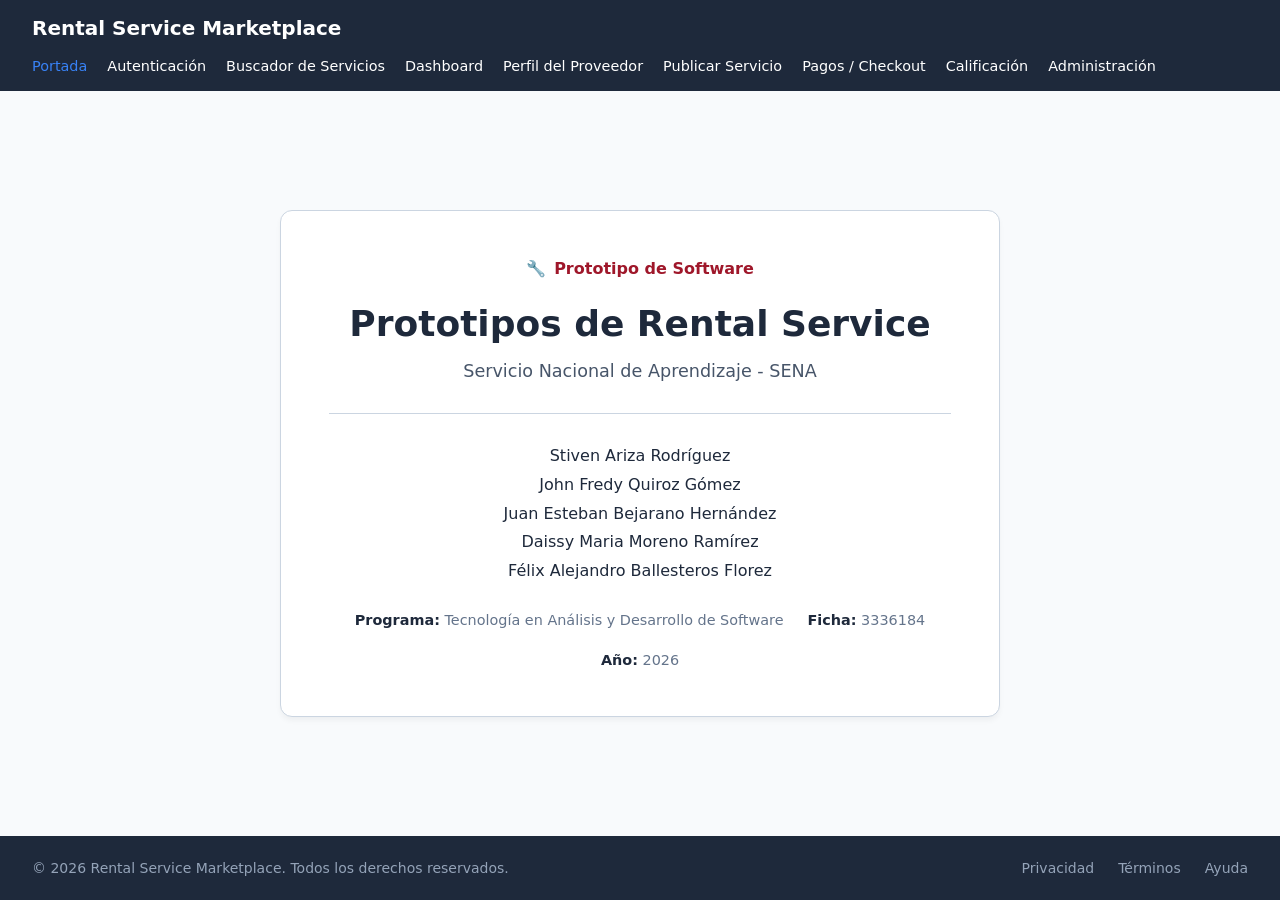
<file: index.html>
<!-- ==========================================================================
   AUTOR: Stiven Ariza Rodriguez
   FECHA: 09/06/2026
   DESCRIPCIÓN: Presentación de la autoría del prototipo de Rental Service Marketplace
   ========================================================================== -->

<!DOCTYPE html>
<html lang="es">
<head>
    <meta charset="UTF-8">
    <meta name="viewport" content="width=device-width, initial-scale=1.0">
    <title>Rental Service Marketplace - Portada</title>
    <link rel="stylesheet" href="styles.css">
</head>
<body>

    <header class="site-header">
        <h1>Rental Service Marketplace</h1>
        <nav class="main-nav" aria-label="Navegación entre pantallas del prototipo">
            <ul>
                <li><a href="index.html" class="active">Portada</a></li>
                <li><a href="login.html">Autenticación</a></li>
                <li><a href="buscador.html">Buscador de Servicios</a></li>
                <li><a href="dashboard.html">Dashboard</a></li>
                <li><a href="perfil.html">Perfil del Proveedor</a></li>
                <li><a href="publicar-servicio.html">Publicar Servicio</a></li>
                <li><a href="pagos.html">Pagos / Checkout</a></li>
                <li><a href="calificacion.html">Calificación</a></li>
                <li><a href="admin.html">Administración</a></li>
            </ul>
        </nav>
    </header>

    <main class="cover-main">
        <article class="surface-card cover-card">
            <div class="cover-badge">
                <span>🔧</span>
                <span>Prototipo de Software</span>
            </div>

            <h2>Prototipos de Rental Service</h2>
            <p class="institution">Servicio Nacional de Aprendizaje - SENA</p>

            <hr class="cover-divider">

            <ul class="authors-list">
                <li>Stiven Ariza Rodríguez</li>
                <li>John Fredy Quiroz Gómez</li>
                <li>Juan Esteban Bejarano Hernández</li>
                <li>Daissy Maria Moreno Ramírez</li>
                <li>Félix Alejandro Ballesteros Florez</li>
            </ul>

            <div class="cover-meta">
                <span><strong>Programa:</strong> Tecnología en Análisis y Desarrollo de Software</span>
                <span><strong>Ficha:</strong> 3336184</span>
                <span><strong>Año:</strong> 2026</span>
            </div>
        </article>
    </main>

    <footer class="site-footer">
        <p>&copy; 2026 Rental Service Marketplace. Todos los derechos reservados.</p>
        <div class="footer-links">
            <a href="#privacidad">Privacidad</a>
            <a href="#terminos">Términos</a>
            <a href="#ayuda">Ayuda</a>
        </div>
    </footer>

</body>
</html>
</file>
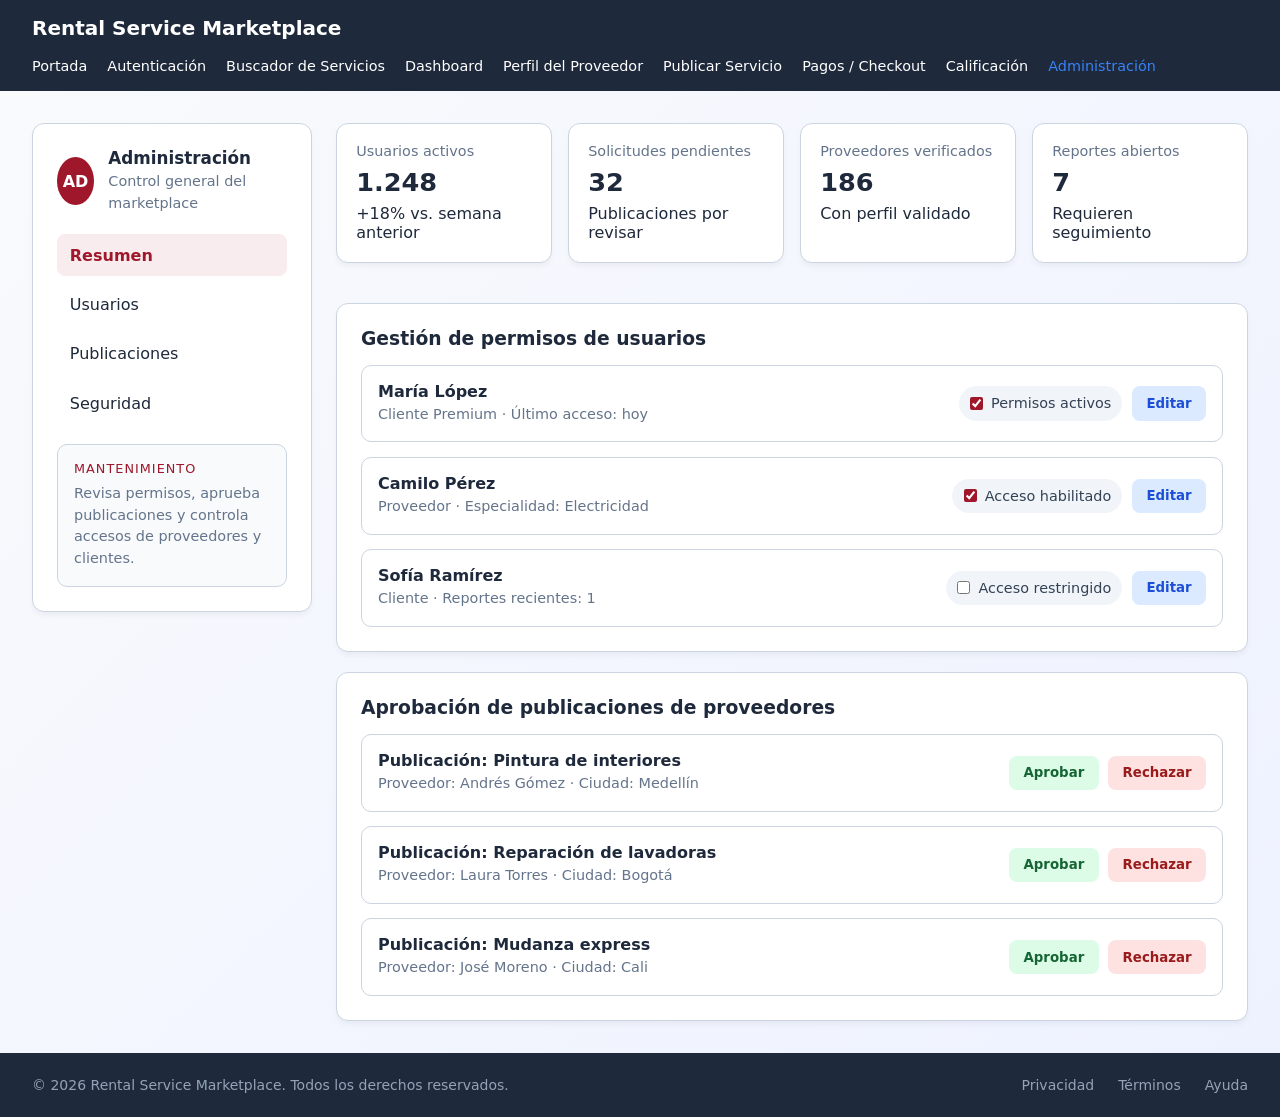
<file: admin.html>
<!-- ==========================================================================
   AUTOR: daissy moreno
   FECHA: 20/07/2026
   DESCRIPCIÓN: Panel de Administración General para gestión de usuarios y publicaciones
   ========================================================================== -->

<!DOCTYPE html>
<html lang="es">
<head>
    <meta charset="UTF-8">
    <meta name="viewport" content="width=device-width, initial-scale=1.0">
    <title>Rental Service Marketplace - Admin Dashboard</title>
    <link rel="stylesheet" href="styles.css">
</head>
<body>

    <header class="site-header">
        <h1>Rental Service Marketplace</h1>
        <nav class="main-nav" aria-label="Navegación entre pantallas del prototipo">
            <ul>
                <li><a href="index.html">Portada</a></li>
                <li><a href="login.html">Autenticación</a></li>
                <li><a href="buscador.html">Buscador de Servicios</a></li>
                <li><a href="dashboard.html">Dashboard</a></li>
                <li><a href="perfil.html">Perfil del Proveedor</a></li>
                <li><a href="publicar-servicio.html">Publicar Servicio</a></li>
                <li><a href="pagos.html">Pagos / Checkout</a></li>
                <li><a href="calificacion.html">Calificación</a></li>
                <li><a href="admin.html" class="active">Administración</a></li>
            </ul>
        </nav>
    </header>

    <main class="admin-page">
        <section class="admin-shell">
            <aside class="surface-card admin-sidebar" aria-label="Panel lateral administrativo">
                <div class="sidebar-brand">
                    <div class="sidebar-logo">AD</div>
                    <div>
                        <h2>Administración</h2>
                        <p>Control general del marketplace</p>
                    </div>
                </div>

                <nav class="admin-nav">
                    <a href="#" class="active">Resumen</a>
                    <a href="#usuarios">Usuarios</a>
                    <a href="#publicaciones">Publicaciones</a>
                    <a href="#seguridad">Seguridad</a>
                </nav>

                <div class="admin-card">
                    <div class="label">Mantenimiento</div>
                    <p>Revisa permisos, aprueba publicaciones y controla accesos de proveedores y clientes.</p>
                </div>
            </aside>

            <section class="admin-content">
                <div class="admin-stats">
                    <article class="surface-card admin-stat">
                        <div class="summary-label">Usuarios activos</div>
                        <h3>1.248</h3>
                        <p>+18% vs. semana anterior</p>
                    </article>
                    <article class="surface-card admin-stat">
                        <div class="summary-label">Solicitudes pendientes</div>
                        <h3>32</h3>
                        <p>Publicaciones por revisar</p>
                    </article>
                    <article class="surface-card admin-stat">
                        <div class="summary-label">Proveedores verificados</div>
                        <h3>186</h3>
                        <p>Con perfil validado</p>
                    </article>
                    <article class="surface-card admin-stat">
                        <div class="summary-label">Reportes abiertos</div>
                        <h3>7</h3>
                        <p>Requieren seguimiento</p>
                    </article>
                </div>

                <article class="surface-card admin-section" id="usuarios">
                    <h3>Gestión de permisos de usuarios</h3>
                    <div class="admin-list">
                        <div class="admin-list-item">
                            <div>
                                <strong>María López</strong>
                                <p>Cliente Premium · Último acceso: hoy</p>
                            </div>
                            <div class="admin-actions">
                                <label class="admin-toggle"><input type="checkbox" checked> Permisos activos</label>
                                <button class="admin-btn manage">Editar</button>
                            </div>
                        </div>

                        <div class="admin-list-item">
                            <div>
                                <strong>Camilo Pérez</strong>
                                <p>Proveedor · Especialidad: Electricidad</p>
                            </div>
                            <div class="admin-actions">
                                <label class="admin-toggle"><input type="checkbox" checked> Acceso habilitado</label>
                                <button class="admin-btn manage">Editar</button>
                            </div>
                        </div>

                        <div class="admin-list-item">
                            <div>
                                <strong>Sofía Ramírez</strong>
                                <p>Cliente · Reportes recientes: 1</p>
                            </div>
                            <div class="admin-actions">
                                <label class="admin-toggle"><input type="checkbox"> Acceso restringido</label>
                                <button class="admin-btn manage">Editar</button>
                            </div>
                        </div>
                    </div>
                </article>

                <article class="surface-card admin-section" id="publicaciones">
                    <h3>Aprobación de publicaciones de proveedores</h3>
                    <div class="admin-list">
                        <div class="admin-list-item">
                            <div>
                                <strong>Publicación: Pintura de interiores</strong>
                                <p>Proveedor: Andrés Gómez · Ciudad: Medellín</p>
                            </div>
                            <div class="admin-actions">
                                <button class="admin-btn approve">Aprobar</button>
                                <button class="admin-btn reject">Rechazar</button>
                            </div>
                        </div>

                        <div class="admin-list-item">
                            <div>
                                <strong>Publicación: Reparación de lavadoras</strong>
                                <p>Proveedor: Laura Torres · Ciudad: Bogotá</p>
                            </div>
                            <div class="admin-actions">
                                <button class="admin-btn approve">Aprobar</button>
                                <button class="admin-btn reject">Rechazar</button>
                            </div>
                        </div>

                        <div class="admin-list-item">
                            <div>
                                <strong>Publicación: Mudanza express</strong>
                                <p>Proveedor: José Moreno · Ciudad: Cali</p>
                            </div>
                            <div class="admin-actions">
                                <button class="admin-btn approve">Aprobar</button>
                                <button class="admin-btn reject">Rechazar</button>
                            </div>
                        </div>
                    </div>
                </article>
            </section>
        </section>
    </main>

    <footer class="site-footer">
        <p>&copy; 2026 Rental Service Marketplace. Todos los derechos reservados.</p>
        <div class="footer-links">
            <a href="#privacidad">Privacidad</a>
            <a href="#terminos">Términos</a>
            <a href="#ayuda">Ayuda</a>
        </div>
    </footer>

</body>
</html>
</file>
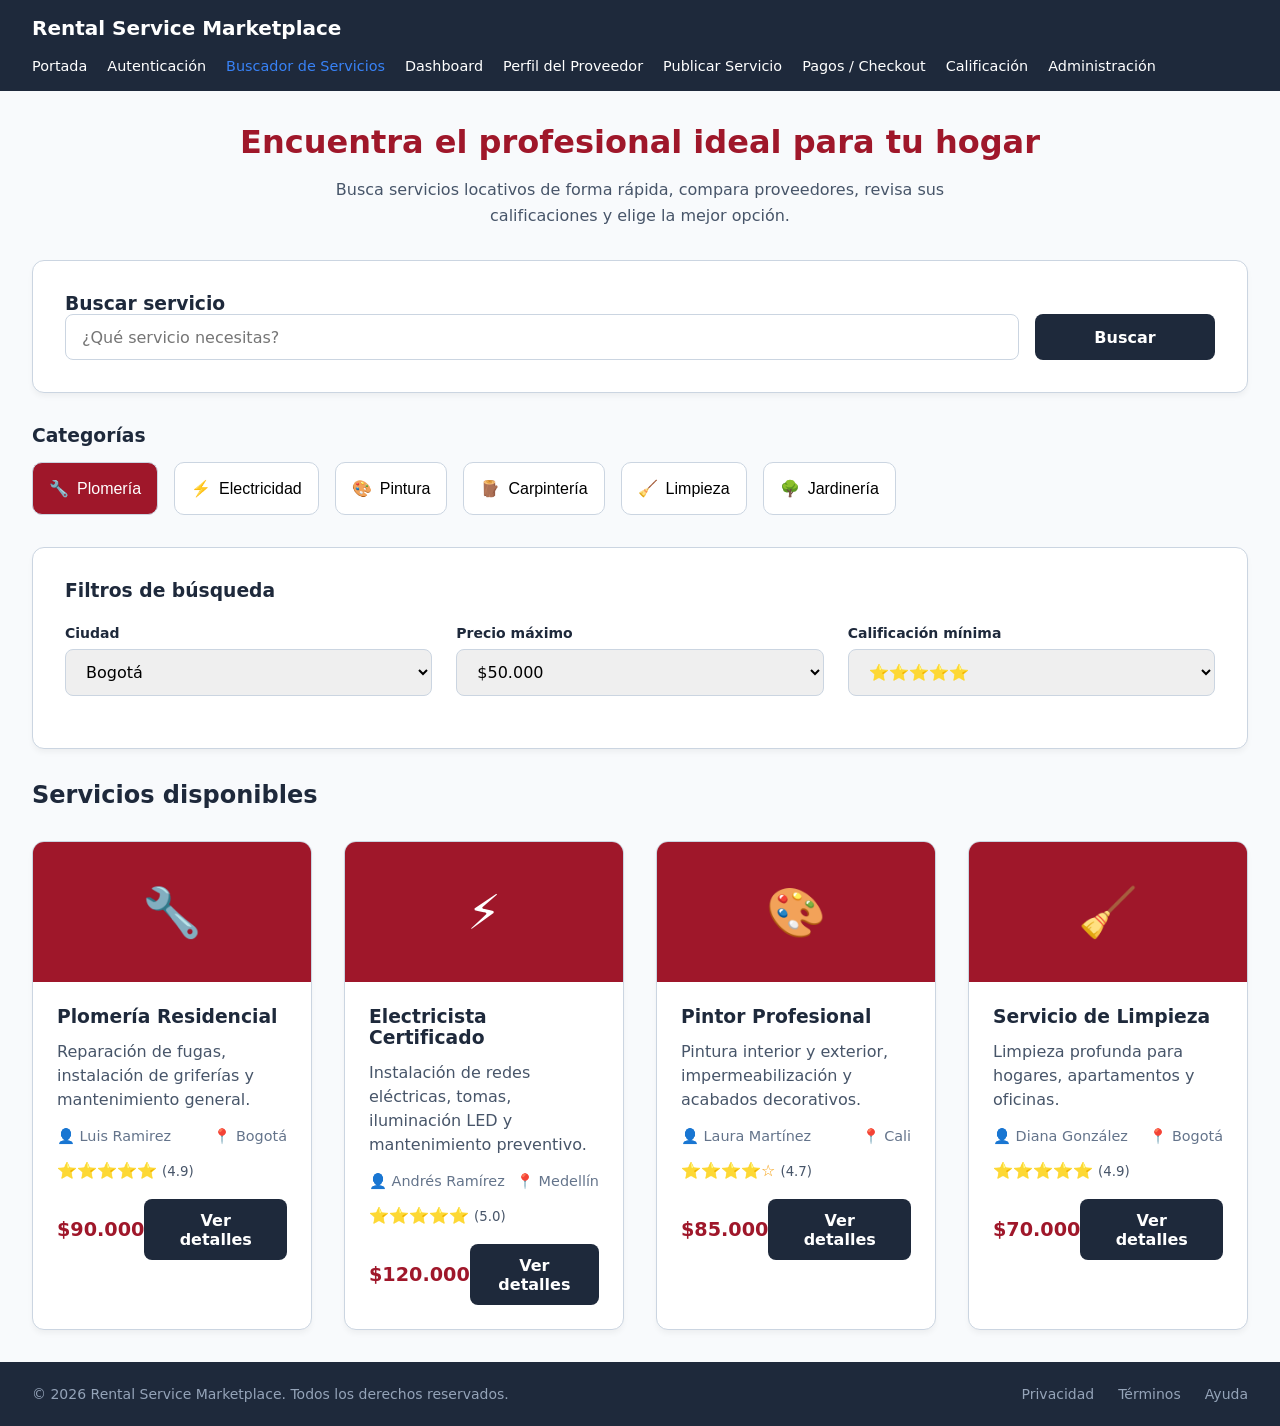
<file: buscador.html>
<!-- ==========================================================================
   AUTOR: Juan Esteban Bejarano Hernández
   FECHA: 10/07/2026
   DESCRIPCIÓN: Buscador avanzado de servicios locativos para clientes.
   ========================================================================== -->

<!DOCTYPE html>
<html lang="es">

<head>
    <meta charset="UTF-8">
    <meta name="viewport" content="width=device-width, initial-scale=1.0">
    <title>Rental Service Marketplace - Buscador de Servicios</title>

    <link rel="stylesheet" href="styles.css">

</head>

<body>

<header class="site-header">

    <h1>Rental Service Marketplace</h1>

    <nav class="main-nav" aria-label="Navegación entre pantallas del prototipo">

        <ul>

            <li><a href="index.html">Portada</a></li>

            <li><a href="login.html">Autenticación</a></li>

            <li><a href="buscador.html" class="active">Buscador de Servicios</a></li>

            <li><a href="dashboard.html">Dashboard</a></li>

            <li><a href="perfil.html">Perfil del Proveedor</a></li>

            <li><a href="publicar-servicio.html">Publicar Servicio</a></li>

            <li><a href="pagos.html">Pagos / Checkout</a></li>

            <li><a href="calificacion.html">Calificación</a></li>

            <li><a href="admin.html">Administración</a></li>

        </ul>

    </nav>

</header>

<main class="search-container">

    <section class="search-banner">

        <h2>Encuentra el profesional ideal para tu hogar</h2>

        <p>
            Busca servicios locativos de forma rápida, compara proveedores,
            revisa sus calificaciones y elige la mejor opción.
        </p>

    </section>

    <section class="surface-card search-box">

        <h3>Buscar servicio</h3>

        <form>

            <div class="search-input-group">

                <input
                    type="text"
                    class="text-field"
                    placeholder="¿Qué servicio necesitas?">

                <button
                    type="submit"
                    class="btn-filled">
                    Buscar
                </button>

            </div>

        </form>

    </section>

    <!-- ==========================================================
         Categorías
    =========================================================== -->

    <section class="categories-section">

        <h3>Categorías</h3>

        <div class="categories-list">

            <button class="category-item active-category">
                🔧
                <span>Plomería</span>
            </button>

            <button class="category-item">
                ⚡
                <span>Electricidad</span>
            </button>

            <button class="category-item">
                🎨
                <span>Pintura</span>
            </button>

            <button class="category-item">
                🪵
                <span>Carpintería</span>
            </button>

            <button class="category-item">
                🧹
                <span>Limpieza</span>
            </button>

            <button class="category-item">
                🌳
                <span>Jardinería</span>
            </button>

        </div>

    </section>


    <!-- ==========================================================
         Filtros
    =========================================================== -->

    <section class="surface-card filters-card">

        <h3>Filtros de búsqueda</h3>

        <div class="filters-grid">

            <div class="form-group">

                <label for="city">
                    Ciudad
                </label>

                <select id="city" class="text-field">

                    <option>Bogotá</option>
                    <option>Medellín</option>
                    <option>Cali</option>
                    <option>Barranquilla</option>

                </select>

            </div>

            <div class="form-group">

                <label for="price">

                    Precio máximo

                </label>

                <select id="price" class="text-field">

                    <option>$50.000</option>
                    <option>$100.000</option>
                    <option>$150.000</option>
                    <option>$200.000</option>

                </select>

            </div>

            <div class="form-group">

                <label for="rating">

                    Calificación mínima

                </label>

                <select id="rating" class="text-field">

                    <option>⭐⭐⭐⭐⭐</option>
                    <option>⭐⭐⭐⭐</option>
                    <option>⭐⭐⭐</option>

                </select>

            </div>

        </div>

    </section>


    <!-- ==========================================================
         Resultados
    =========================================================== -->

    <section class="results-section">

        <h2>

            Servicios disponibles

        </h2>

        <div class="services-grid">


            <!-- Tarjeta 1 -->

            <article class="surface-card service-card">

                <div class="service-image">

                    🔧

                </div>

                <div class="service-content">

                    <h3>

                        Plomería Residencial

                    </h3>

                    <p>

                        Reparación de fugas, instalación de griferías y mantenimiento general.

                    </p>

                    <div class="service-info">

                        <span>👤 Luis Ramirez</span>

                        <span>📍 Bogotá</span>

                    </div>

                    <div class="service-rating">

                        ⭐⭐⭐⭐⭐

                        <small>(4.9)</small>

                    </div>

                    <div class="service-footer">

                        <strong>$90.000</strong>

                        <button class="btn-filled">

                            Ver detalles

                        </button>

                    </div>

                </div>

            </article>

                        <!-- Tarjeta 2 -->

            <article class="surface-card service-card">

                <div class="service-image">
                    ⚡
                </div>

                <div class="service-content">

                    <h3>Electricista Certificado</h3>

                    <p>
                        Instalación de redes eléctricas, tomas,
                        iluminación LED y mantenimiento preventivo.
                    </p>

                    <div class="service-info">
                        <span>👤 Andrés Ramírez</span>
                        <span>📍 Medellín</span>
                    </div>

                    <div class="service-rating">
                        ⭐⭐⭐⭐⭐
                        <small>(5.0)</small>
                    </div>

                    <div class="service-footer">

                        <strong>$120.000</strong>

                        <button class="btn-filled">
                            Ver detalles
                        </button>

                    </div>

                </div>

            </article>



            <!-- Tarjeta 3 -->

            <article class="surface-card service-card">

                <div class="service-image">
                    🎨
                </div>

                <div class="service-content">

                    <h3>Pintor Profesional</h3>

                    <p>
                        Pintura interior y exterior,
                        impermeabilización y acabados decorativos.
                    </p>

                    <div class="service-info">

                        <span>👤 Laura Martínez</span>

                        <span>📍 Cali</span>

                    </div>

                    <div class="service-rating">

                        ⭐⭐⭐⭐☆

                        <small>(4.7)</small>

                    </div>

                    <div class="service-footer">

                        <strong>$85.000</strong>

                        <button class="btn-filled">

                            Ver detalles

                        </button>

                    </div>

                </div>

            </article>



            <!-- Tarjeta 4 -->

            <article class="surface-card service-card">

                <div class="service-image">
                    🧹
                </div>

                <div class="service-content">

                    <h3>Servicio de Limpieza</h3>

                    <p>
                        Limpieza profunda para hogares,
                        apartamentos y oficinas.
                    </p>

                    <div class="service-info">

                        <span>👤 Diana González</span>

                        <span>📍 Bogotá</span>

                    </div>

                    <div class="service-rating">

                        ⭐⭐⭐⭐⭐

                        <small>(4.9)</small>

                    </div>

                    <div class="service-footer">

                        <strong>$70.000</strong>

                        <button class="btn-filled">

                            Ver detalles

                        </button>

                    </div>

                </div>

            </article>

        </div>

    </section>

</main>


<footer class="site-footer">

    <p>
        &copy; 2026 Rental Service Marketplace.
        Todos los derechos reservados.
    </p>

    <div class="footer-links">

        <a href="#">Privacidad</a>

        <a href="#">Términos</a>

        <a href="#">Ayuda</a>

    </div>

</footer>

</body>

</html>
</file>
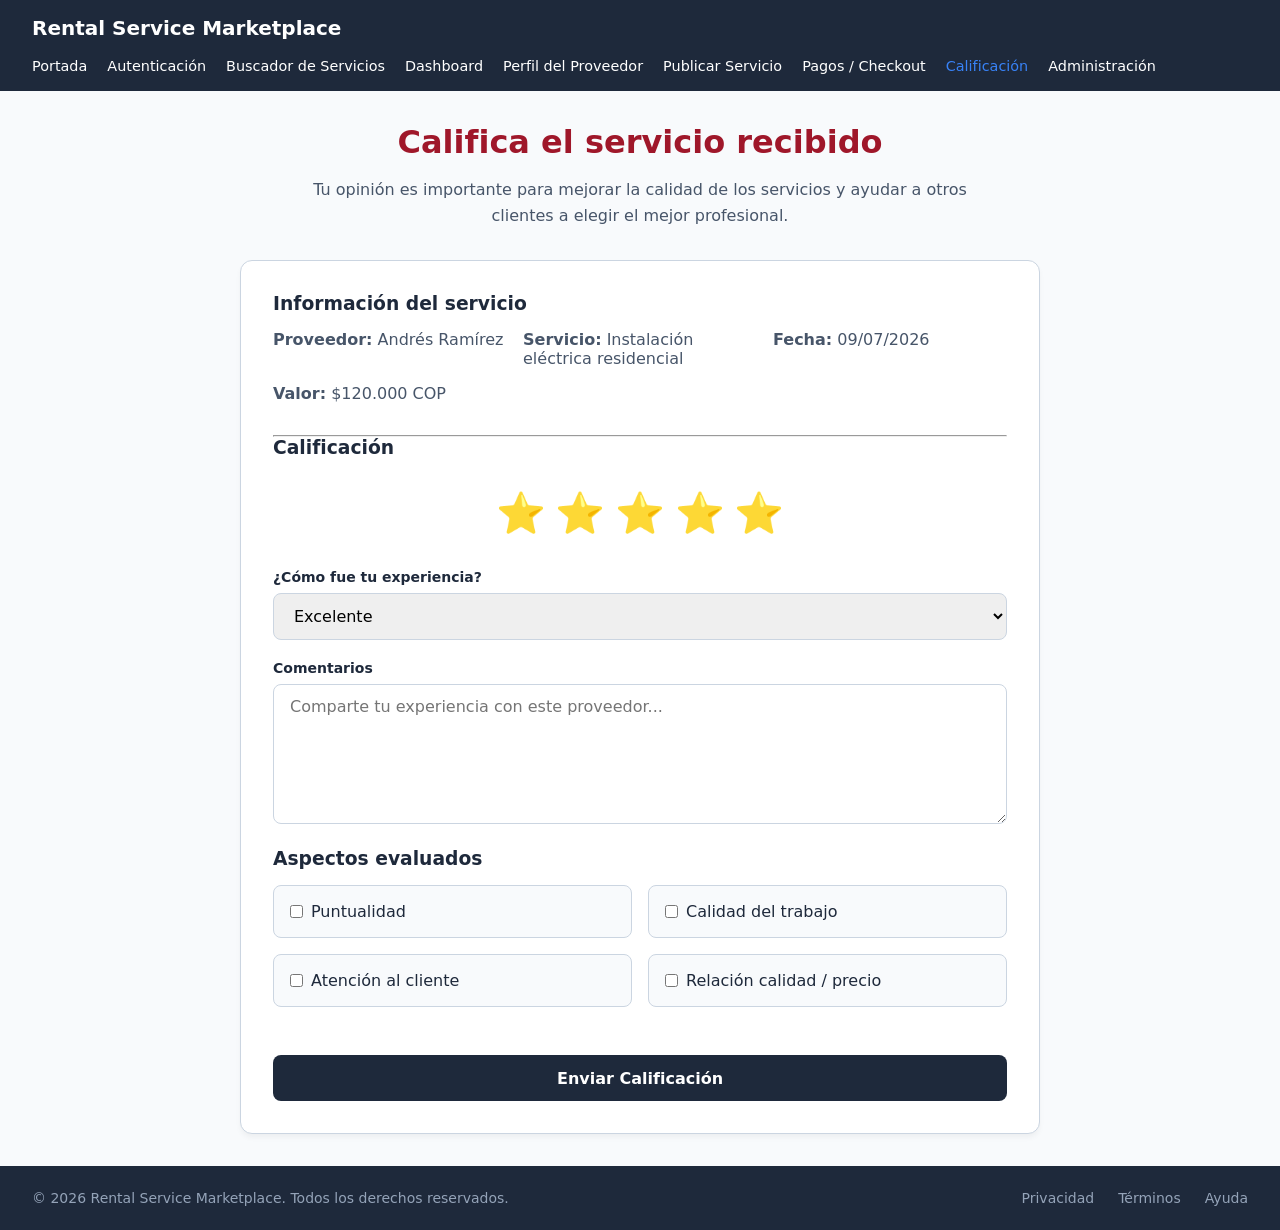
<file: calificacion.html>
<!-- ==========================================================================
   AUTOR: Juan Esteban Bejarano Hernández
   FECHA: 10/07/2026
   DESCRIPCIÓN: Pantalla de calificación y feedback del servicio.
   ========================================================================== -->
<!DOCTYPE html>
<html lang="es">

<head>

    <meta charset="UTF-8">

    <meta name="viewport" content="width=device-width, initial-scale=1.0">

    <title>Rental Service Marketplace - Calificación del Servicio</title>

    <link rel="stylesheet" href="styles.css">

</head>

<body>

<header class="site-header">

    <h1>Rental Service Marketplace</h1>

    <nav class="main-nav" aria-label="Navegación entre pantallas del prototipo">

        <ul>

            <li><a href="index.html">Portada</a></li>

            <li><a href="login.html">Autenticación</a></li>

            <li><a href="buscador.html">Buscador de Servicios</a></li>

            <li><a href="dashboard.html">Dashboard</a></li>

            <li><a href="perfil.html">Perfil del Proveedor</a></li>

            <li><a href="publicar-servicio.html">Publicar Servicio</a></li>

            <li><a href="pagos.html">Pagos / Checkout</a></li>

            <li><a href="calificacion.html" class="active">Calificación</a></li>

            <li><a href="admin.html">Administración</a></li>

        </ul>

    </nav>

</header>

<main class="rating-container">

    <section class="rating-banner">

        <h2>Califica el servicio recibido</h2>

        <p>

            Tu opinión es importante para mejorar la calidad de los servicios
            y ayudar a otros clientes a elegir el mejor profesional.

        </p>

    </section>

    <section class="surface-card rating-card">

        <h3>Información del servicio</h3>

        <div class="service-summary">

            <p><strong>Proveedor:</strong> Andrés Ramírez</p>

            <p><strong>Servicio:</strong> Instalación eléctrica residencial</p>

            <p><strong>Fecha:</strong> 09/07/2026</p>

            <p><strong>Valor:</strong> $120.000 COP</p>

        </div>

        <hr>

        <h3>Calificación</h3>

        <div class="stars">

            <span>⭐</span>
            <span>⭐</span>
            <span>⭐</span>
            <span>⭐</span>
            <span>⭐</span>

        </div>

                <div class="form-group">

            <label for="experience">

                ¿Cómo fue tu experiencia?

            </label>

            <select id="experience" class="text-field">

                <option>Excelente</option>
                <option>Muy buena</option>
                <option>Buena</option>
                <option>Regular</option>
                <option>Mala</option>

            </select>

        </div>

        <div class="form-group">

            <label for="comments">

                Comentarios

            </label>

            <textarea
                id="comments"
                class="text-field"
                rows="6"
                placeholder="Comparte tu experiencia con este proveedor..."></textarea>

        </div>

        <h3>Aspectos evaluados</h3>

        <div class="rating-options">

            <label class="checkbox-group">

                <input type="checkbox">

                Puntualidad

            </label>

            <label class="checkbox-group">

                <input type="checkbox">

                Calidad del trabajo

            </label>

            <label class="checkbox-group">

                <input type="checkbox">

                Atención al cliente

            </label>

            <label class="checkbox-group">

                <input type="checkbox">

                Relación calidad / precio

            </label>

        </div>

        <button class="btn-filled">

            Enviar Calificación

        </button>

    </section>

</main>

<footer class="site-footer">

    <p>

        &copy; 2026 Rental Service Marketplace.
        Todos los derechos reservados.

    </p>

    <div class="footer-links">

        <a href="#">Privacidad</a>

        <a href="#">Términos</a>

        <a href="#">Ayuda</a>

    </div>

</footer>

</body>

</html>
</file>
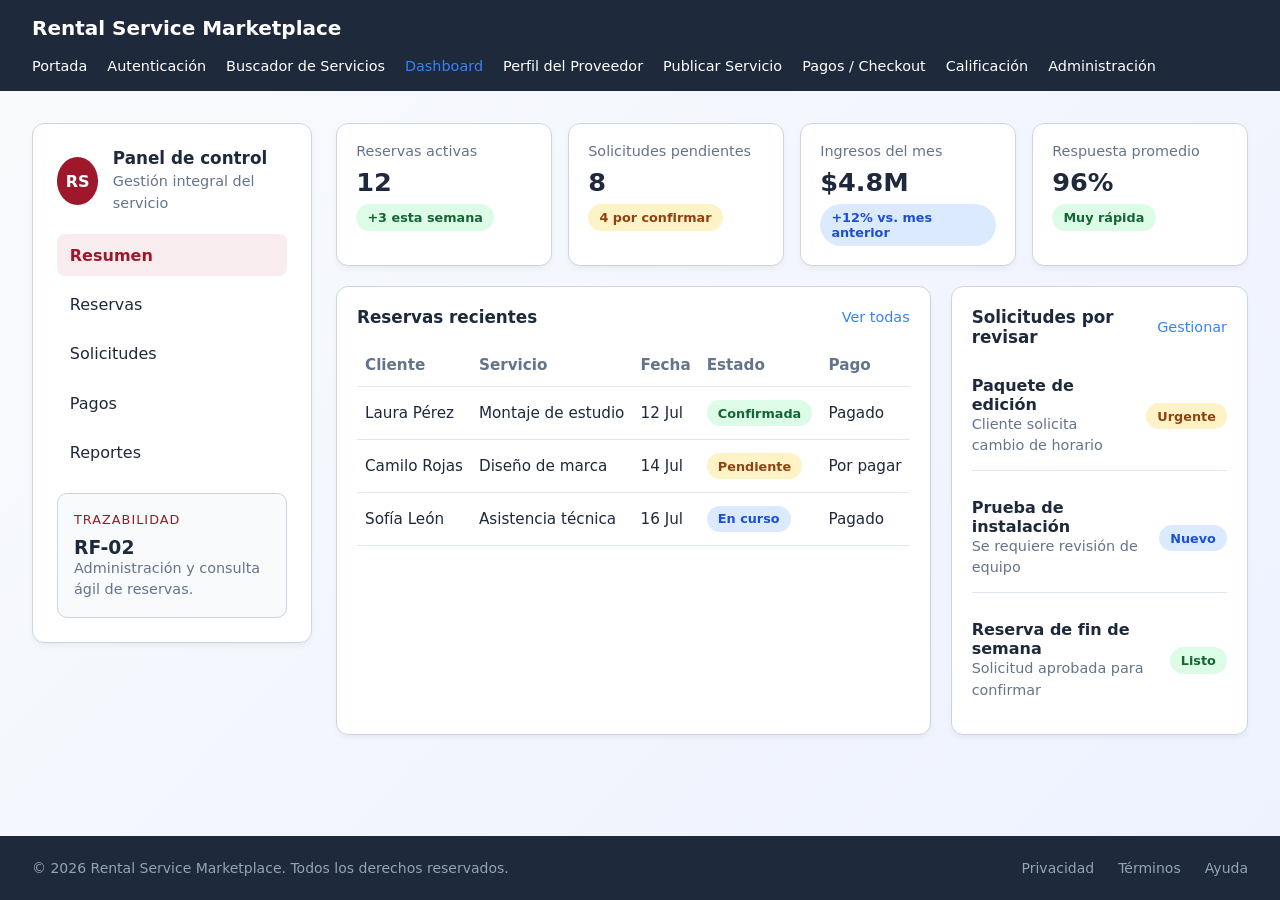
<file: dashboard.html>
<!-- ==========================================================================
   AUTOR: Jhon fredy quiroz gomez
   FECHA: 12/07/2026
   DESCRIPCIÓN:  Dashboard de Control de Servicios.
   ========================================================================== -->



<!DOCTYPE html>
<html lang="es">
<head>
    <meta charset="UTF-8">
    <meta name="viewport" content="width=device-width, initial-scale=1.0">
    <title>Rental Service Marketplace - Dashboard</title>
    <link rel="stylesheet" href="styles.css">
</head>
<body>
    <header class="site-header">
        <h1>Rental Service Marketplace</h1>
        <nav class="main-nav" aria-label="Navegación del prototipo">
            <ul>
                <li><a href="index.html">Portada</a></li>
                <li><a href="login.html">Autenticación</a></li>
                <li><a href="buscador.html">Buscador de Servicios</a></li>
                <li><a href="dashboard.html" class="active">Dashboard</a></li>
                <li><a href="perfil.html">Perfil del Proveedor</a></li>
                <li><a href="publicar-servicio.html">Publicar Servicio</a></li>
                <li><a href="pagos.html">Pagos / Checkout</a></li>
                <li><a href="calificacion.html">Calificación</a></li>
                <li><a href="admin.html">Administración</a></li>
            </ul>
        </nav>
    </header>

    <main class="dashboard-page">
        <section class="dashboard-shell">
            <aside class="dashboard-sidebar surface-card">
                <div class="sidebar-brand">
                    <div class="sidebar-logo">RS</div>
                    <div>
                        <h2>Panel de control</h2>
                        <p>Gestión integral del servicio</p>
                    </div>
                </div>

                <nav class="sidebar-nav" aria-label="Navegación lateral">
                    <a href="#" class="active">Resumen</a>
                    <a href="#">Reservas</a>
                    <a href="#">Solicitudes</a>
                    <a href="#">Pagos</a>
                    <a href="#">Reportes</a>
                </nav>

                <div class="sidebar-card">
                    <p class="label">Trazabilidad</p>
                    <h3>RF-02</h3>
                    <p>Administración y consulta ágil de reservas.</p>
                </div>
            </aside>

            <div class="dashboard-content">
                <section class="summary-grid">
                    <article class="summary-card surface-card">
                        <p class="summary-label">Reservas activas</p>
                        <h3>12</h3>
                        <span class="status-chip chip-success">+3 esta semana</span>
                    </article>
                    <article class="summary-card surface-card">
                        <p class="summary-label">Solicitudes pendientes</p>
                        <h3>8</h3>
                        <span class="status-chip chip-warning">4 por confirmar</span>
                    </article>
                    <article class="summary-card surface-card">
                        <p class="summary-label">Ingresos del mes</p>
                        <h3>$4.8M</h3>
                        <span class="status-chip chip-info">+12% vs. mes anterior</span>
                    </article>
                    <article class="summary-card surface-card">
                        <p class="summary-label">Respuesta promedio</p>
                        <h3>96%</h3>
                        <span class="status-chip chip-success">Muy rápida</span>
                    </article>
                </section>

                <section class="dashboard-grid">
                    <article class="surface-card table-card">
                        <div class="section-title">
                            <h3>Reservas recientes</h3>
                            <a href="#">Ver todas</a>
                        </div>
                        <table>
                            <thead>
                                <tr>
                                    <th>Cliente</th>
                                    <th>Servicio</th>
                                    <th>Fecha</th>
                                    <th>Estado</th>
                                    <th>Pago</th>
                                </tr>
                            </thead>
                            <tbody>
                                <tr>
                                    <td>Laura Pérez</td>
                                    <td>Montaje de estudio</td>
                                    <td>12 Jul</td>
                                    <td><span class="status-chip chip-success">Confirmada</span></td>
                                    <td>Pagado</td>
                                </tr>
                                <tr>
                                    <td>Camilo Rojas</td>
                                    <td>Diseño de marca</td>
                                    <td>14 Jul</td>
                                    <td><span class="status-chip chip-warning">Pendiente</span></td>
                                    <td>Por pagar</td>
                                </tr>
                                <tr>
                                    <td>Sofía León</td>
                                    <td>Asistencia técnica</td>
                                    <td>16 Jul</td>
                                    <td><span class="status-chip chip-info">En curso</span></td>
                                    <td>Pagado</td>
                                </tr>
                            </tbody>
                        </table>
                    </article>

                    <article class="surface-card requests-card">
                        <div class="section-title">
                            <h3>Solicitudes por revisar</h3>
                            <a href="#">Gestionar</a>
                        </div>
                        <ul class="request-list">
                            <li>
                                <div>
                                    <strong>Paquete de edición</strong>
                                    <p>Cliente solicita cambio de horario</p>
                                </div>
                                <span class="status-chip chip-warning">Urgente</span>
                            </li>
                            <li>
                                <div>
                                    <strong>Prueba de instalación</strong>
                                    <p>Se requiere revisión de equipo</p>
                                </div>
                                <span class="status-chip chip-info">Nuevo</span>
                            </li>
                            <li>
                                <div>
                                    <strong>Reserva de fin de semana</strong>
                                    <p>Solicitud aprobada para confirmar</p>
                                </div>
                                <span class="status-chip chip-success">Listo</span>
                            </li>
                        </ul>
                    </article>
                </section>
            </div>
        </section>
    </main>

    <footer class="site-footer">
        <p>&copy; 2026 Rental Service Marketplace. Todos los derechos reservados.</p>
        <div class="footer-links">
            <a href="#privacidad">Privacidad</a>
            <a href="#terminos">Términos</a>
            <a href="#ayuda">Ayuda</a>
        </div>
    </footer>
</body>
</html>
</file>
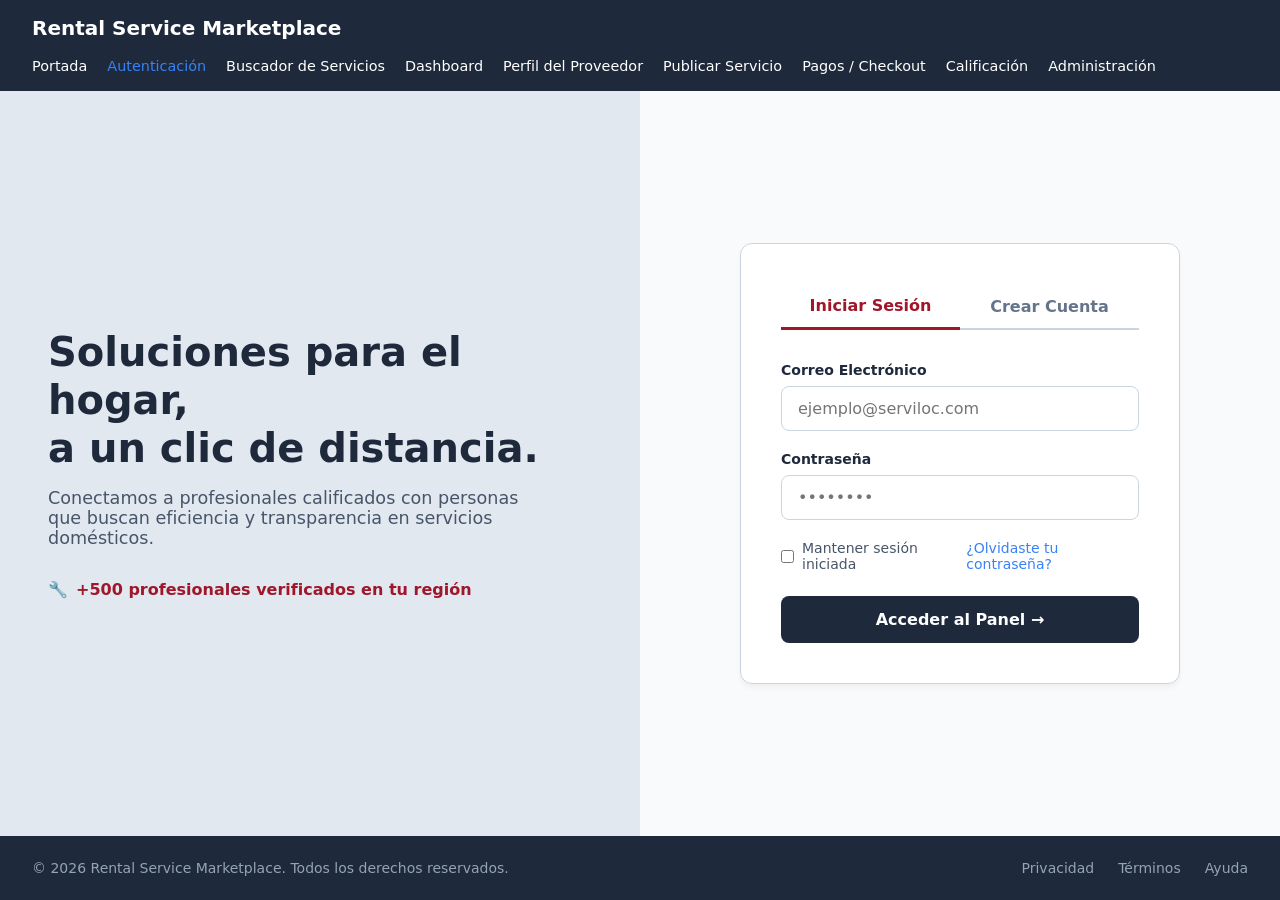
<file: login.html>
<!-- ==========================================================================
   AUTOR: Stiven Ariza Rodriguez
   FECHA: 09/06/2026
   DESCRIPCIÓN: Login y registro de usuarios para el prototipo de Rental Service Marketplace
   ========================================================================== -->

<!DOCTYPE html>
<html lang="es">
<head>
    <meta charset="UTF-8">
    <meta name="viewport" content="width=device-width, initial-scale=1.0">
    <title>Rental Service Marketplace - Autenticación</title>
    <link rel="stylesheet" href="styles.css">
</head>
<body>

    <header class="site-header">
        <h1>Rental Service Marketplace</h1>
        <nav class="main-nav" aria-label="Navegación entre pantallas del prototipo">
            <ul>
                <li><a href="index.html">Portada</a></li>
                <li><a href="login.html" class="active">Autenticación</a></li>
                <li><a href="buscador.html">Buscador de Servicios</a></li>
                <li><a href="dashboard.html">Dashboard</a></li>
                <li><a href="perfil.html">Perfil del Proveedor</a></li>
                <li><a href="publicar-servicio.html">Publicar Servicio</a></li>
                <li><a href="pagos.html">Pagos / Checkout</a></li>
                <li><a href="calificacion.html">Calificación</a></li>
                <li><a href="admin.html">Administración</a></li>
            </ul>
        </nav>
    </header>

    <main class="auth-container">
        
        <section class="brand-side" aria-label="Información de la plataforma">
            <h2>Soluciones para el hogar,<br>a un clic de distancia.</h2>
            <p>Conectamos a profesionales calificados con personas que buscan eficiencia y transparencia en servicios domésticos.</p>
            <div class="badge-info">
                <span>🔧</span>
                <span>+500 profesionales verificados en tu región</span>
            </div>
        </section>

        <section class="form-side" aria-label="Formulario de ingreso">
            <article class="surface-card">
                
                <div class="tabs-selector" role="tablist">
                    <button type="button" class="tab-btn active" id="tab-login" role="tab" aria-selected="true" aria-controls="login-form">Iniciar Sesión</button>
                    <button type="button" class="tab-btn" id="tab-register" role="tab" aria-selected="false" aria-controls="register-form">Crear Cuenta</button>
                </div>

                <form id="login-form" action="#" method="POST">
                    <div class="form-group">
                        <label for="email">Correo Electrónico</label>
                        <input type="email" id="email" name="email" class="text-field" placeholder="ejemplo@serviloc.com" required autocomplete="username">
                    </div>

                    <div class="form-group">
                        <label for="password">Contraseña</label>
                        <input type="password" id="password" name="password" class="text-field" placeholder="••••••••" required autocomplete="current-password">
                    </div>

                    <div class="form-options">
                        <div class="checkbox-group">
                            <input type="checkbox" id="remember" name="remember">
                            <label for="remember" style="margin-bottom: 0; font-weight: normal; color: #475569;">Mantener sesión iniciada</label>
                        </div>
                        <a href="#recuperar">¿Olvidaste tu contraseña?</a>
                    </div>

                    <button type="submit" class="btn-filled">Acceder al Panel →</button>
                </form>

                <form id="register-form" action="#" method="POST" hidden>
                    <div class="form-group">
                        <label for="reg-name">Nombre Completo</label>
                        <input type="text" id="reg-name" name="name" class="text-field" placeholder="Juan Pérez" required autocomplete="name">
                    </div>

                    <div class="form-group">
                        <label for="reg-email">Correo Electrónico</label>
                        <input type="email" id="reg-email" name="email" class="text-field" placeholder="ejemplo@serviloc.com" required autocomplete="email">
                    </div>

                    <div class="form-group">
                        <label for="reg-password">Contraseña</label>
                        <input type="password" id="reg-password" name="password" class="text-field" placeholder="••••••••" required autocomplete="new-password">
                    </div>

                    <div class="form-group">
                        <label for="reg-password-confirm">Confirmar Contraseña</label>
                        <input type="password" id="reg-password-confirm" name="password_confirm" class="text-field" placeholder="••••••••" required autocomplete="new-password">
                    </div>

                    <div class="form-group">
                        <label>Tipo de Cuenta</label>
                        <div class="radio-group">
                            <label class="radio-option">
                                <input type="radio" name="role" value="cliente" checked>
                                Cliente
                            </label>
                            <label class="radio-option">
                                <input type="radio" name="role" value="proveedor">
                                Proveedor
                            </label>
                        </div>
                    </div>

                    <div class="form-options">
                        <div class="checkbox-group">
                            <input type="checkbox" id="terms" name="terms" required>
                            <label for="terms" style="margin-bottom: 0; font-weight: normal; color: #475569;">Acepto los <a href="#terminos">términos y condiciones</a></label>
                        </div>
                    </div>

                    <button type="submit" class="btn-filled">Crear Cuenta →</button>
                </form>

            </article>
        </section>
    </main>

    <footer class="site-footer">
        <p>&copy; 2026 Rental Service Marketplace. Todos los derechos reservados.</p>
        <div class="footer-links">
            <a href="#privacidad">Privacidad</a>
            <a href="#terminos">Términos</a>
            <a href="#ayuda">Ayuda</a>
        </div>
    </footer>

    <script>
        const tabLogin = document.getElementById('tab-login');
        const tabRegister = document.getElementById('tab-register');
        const loginForm = document.getElementById('login-form');
        const registerForm = document.getElementById('register-form');

        function mostrarFormulario(tabActivo, tabInactivo, formActivo, formInactivo) {
            tabActivo.classList.add('active');
            tabActivo.setAttribute('aria-selected', 'true');
            tabInactivo.classList.remove('active');
            tabInactivo.setAttribute('aria-selected', 'false');
            formActivo.hidden = false;
            formInactivo.hidden = true;
        }

        tabLogin.addEventListener('click', () => mostrarFormulario(tabLogin, tabRegister, loginForm, registerForm));
        tabRegister.addEventListener('click', () => mostrarFormulario(tabRegister, tabLogin, registerForm, loginForm));
    </script>

</body>
</html>
</file>
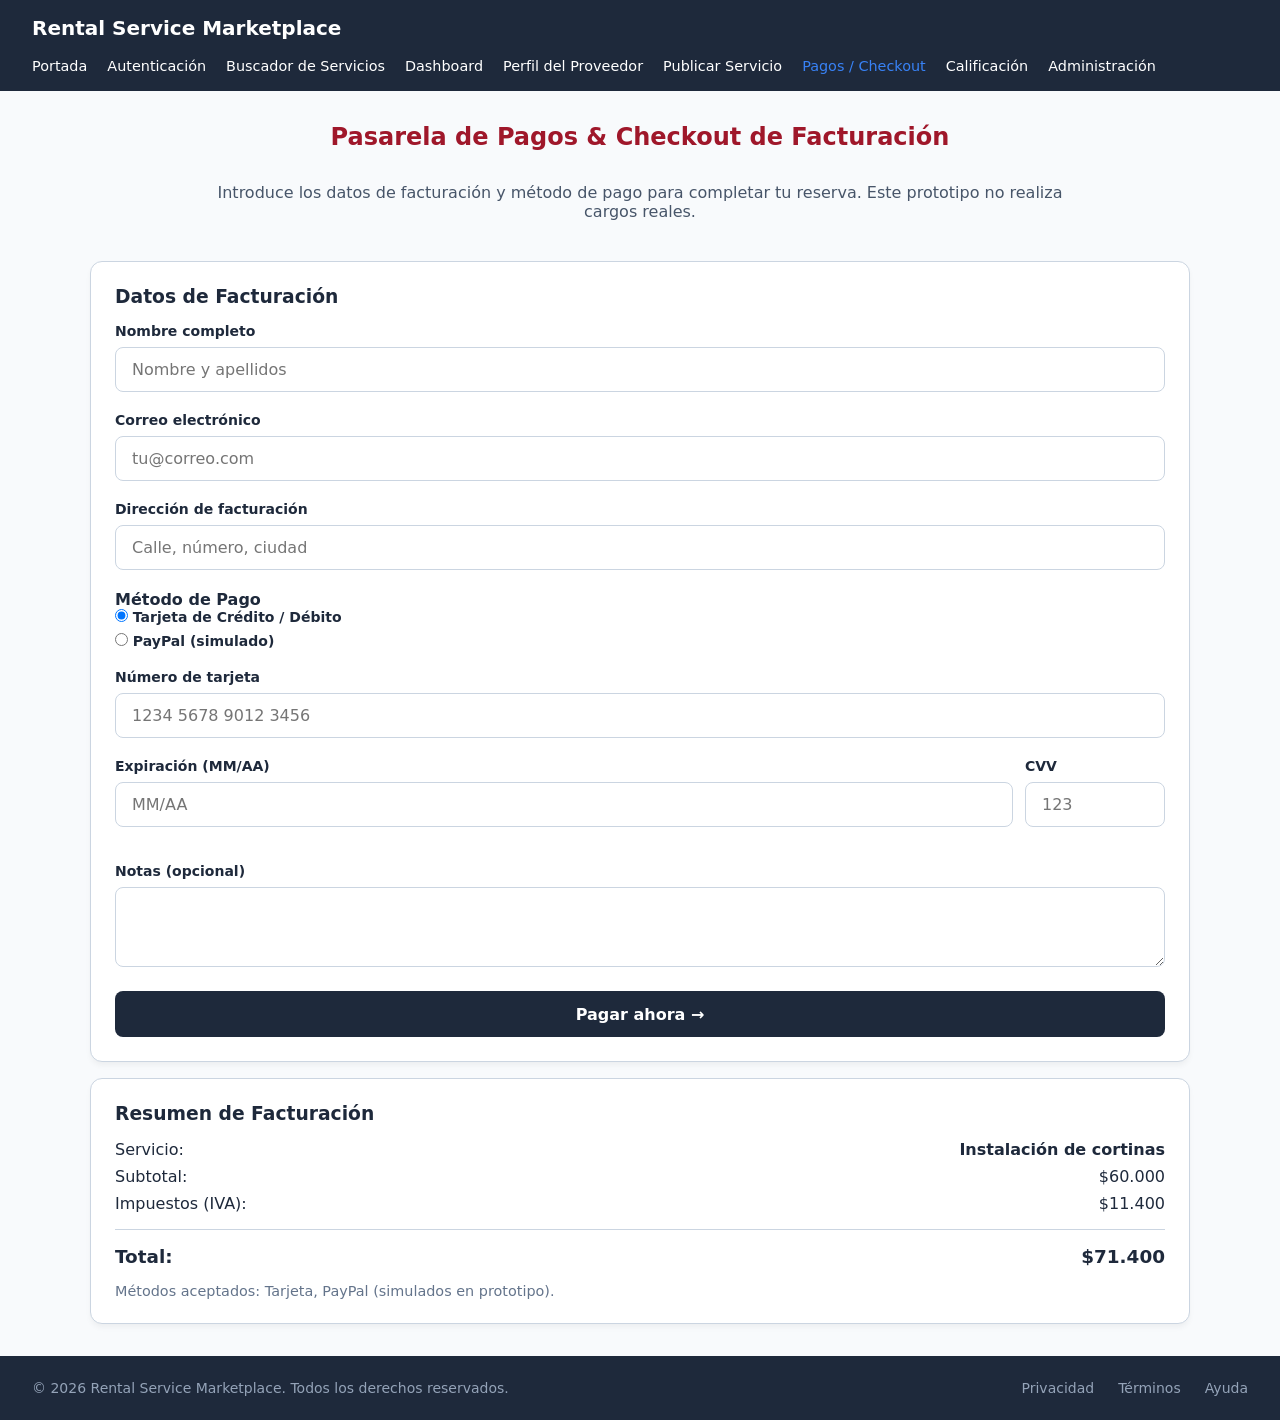
<file: pagos.html>
<!-- ==========================================================================
   AUTOR: daissy moreno 
   FECHA: 20/07/2026
   DESCRIPCIÓN: Pasarela de Pagos y Checkout de Facturación
   ========================================================================== -->

<!DOCTYPE html>
<html lang="es">
<head>
    <meta charset="UTF-8">
    <meta name="viewport" content="width=device-width, initial-scale=1.0">
    <title>Rental Service Marketplace - Pagos / Checkout</title>
    <link rel="stylesheet" href="styles.css">
</head>
<body>

    <header class="site-header">
        <h1>Rental Service Marketplace</h1>
        <nav class="main-nav" aria-label="Navegación entre pantallas del prototipo">
            <ul>
                <li><a href="index.html">Portada</a></li>
                <li><a href="login.html">Autenticación</a></li>
                <li><a href="buscador.html">Buscador de Servicios</a></li>
                <li><a href="dashboard.html">Dashboard</a></li>
                <li><a href="perfil.html">Perfil del Proveedor</a></li>
                <li><a href="publicar-servicio.html">Publicar Servicio</a></li>
                <li><a href="pagos.html" class="active">Pagos / Checkout</a></li>
                <li><a href="calificacion.html">Calificación</a></li>
                <li><a href="admin.html">Administración</a></li>
            </ul>
        </nav>
    </header>

    <main class="search-container" style="padding:2rem;">
        <section style="display:grid;grid-template-columns:1fr;gap:1.5rem;max-width:1100px;margin:auto;width:100%;">
            <h2 style="color:var(--primary-color);text-align:center;margin-bottom:0.5rem;">Pasarela de Pagos & Checkout de Facturación</h2>
            <p style="text-align:center;color:#475569;max-width:900px;margin:0 auto 1rem;">Introduce los datos de facturación y método de pago para completar tu reserva. Este prototipo no realiza cargos reales.</p>

            <div style="display:grid;grid-template-columns:1fr;gap:1rem;">
                <article class="surface-card" style="padding:1.5rem;">
                    <h3 style="margin-bottom:1rem;color:var(--neutral-dark);">Datos de Facturación</h3>

                    <form id="checkout-form">
                        <div class="form-group">
                            <label for="billing-name">Nombre completo</label>
                            <input id="billing-name" name="billing_name" class="text-field" placeholder="Nombre y apellidos" required>
                        </div>

                        <div class="form-group">
                            <label for="billing-email">Correo electrónico</label>
                            <input id="billing-email" type="email" name="billing_email" class="text-field" placeholder="tu@correo.com" required>
                        </div>

                        <div class="form-group">
                            <label for="billing-address">Dirección de facturación</label>
                            <input id="billing-address" name="billing_address" class="text-field" placeholder="Calle, número, ciudad" required>
                        </div>

                        <h4 style="margin-top:1rem;color:var(--neutral-dark);">Método de Pago</h4>

                        <div class="form-group">
                            <label class="radio-option"><input type="radio" name="pay_method" value="card" checked> Tarjeta de Crédito / Débito</label>
                            <label class="radio-option"><input type="radio" name="pay_method" value="paypal"> PayPal (simulado)</label>
                        </div>

                        <div id="card-details">
                            <div class="form-group">
                                <label for="card-number">Número de tarjeta</label>
                                <input id="card-number" name="card_number" class="text-field" placeholder="1234 5678 9012 3456" required>
                            </div>

                            <div style="display:flex;gap:0.75rem;">
                                <div class="form-group" style="flex:1;">
                                    <label for="card-exp">Expiración (MM/AA)</label>
                                    <input id="card-exp" name="card_exp" class="text-field" placeholder="MM/AA" required>
                                </div>
                                <div class="form-group" style="width:140px;">
                                    <label for="card-cvv">CVV</label>
                                    <input id="card-cvv" name="card_cvv" class="text-field" placeholder="123" required>
                                </div>
                            </div>
                        </div>

                        <div class="form-group" style="margin-top:1rem;">
                            <label for="notes">Notas (opcional)</label>
                            <textarea id="notes" name="notes" class="text-field" style="min-height:80px;resize:vertical;padding:0.75rem;"></textarea>
                        </div>

                        <button type="submit" class="btn-filled">Pagar ahora →</button>
                    </form>
                </article>

                <aside class="surface-card" style="padding:1.5rem;">
                    <h3 style="margin-bottom:1rem;color:var(--neutral-dark);">Resumen de Facturación</h3>
                    <div style="display:flex;justify-content:space-between;margin-bottom:0.5rem;"><span>Servicio:</span><strong>Instalación de cortinas</strong></div>
                    <div style="display:flex;justify-content:space-between;margin-bottom:0.5rem;"><span>Subtotal:</span><span>$60.000</span></div>
                    <div style="display:flex;justify-content:space-between;margin-bottom:0.5rem;"><span>Impuestos (IVA):</span><span>$11.400</span></div>
                    <hr style="border:none;border-top:1px solid var(--border-color);margin:1rem 0;">
                    <div style="display:flex;justify-content:space-between;font-size:1.15rem;"><strong>Total:</strong><strong>$71.400</strong></div>

                    <div style="margin-top:1rem;font-size:0.9rem;color:#64748B;">Métodos aceptados: Tarjeta, PayPal (simulados en prototipo).</div>
                </aside>
            </div>
        </section>
    </main>

    <footer class="site-footer">
        <p>&copy; 2026 Rental Service Marketplace. Todos los derechos reservados.</p>
        <div class="footer-links">
            <a href="#privacidad">Privacidad</a>
            <a href="#terminos">Términos</a>
            <a href="#ayuda">Ayuda</a>
        </div>
    </footer>

    <script>
        const form = document.getElementById('checkout-form');
        const payMethodRadios = document.querySelectorAll('input[name="pay_method"]');
        const cardDetails = document.getElementById('card-details');

        function toggleCardDetails(){
            const method = document.querySelector('input[name="pay_method"]:checked').value;
            cardDetails.style.display = method === 'card' ? 'block' : 'none';
        }

        payMethodRadios.forEach(r => r.addEventListener('change', toggleCardDetails));
        toggleCardDetails();

        form.addEventListener('submit', (e) => {
            e.preventDefault();
            alert('Pago simulado exitoso. Gracias por su compra. (Prototipo)');
            form.reset();
            toggleCardDetails();
        });
    </script>

</body>
</html>
</file>
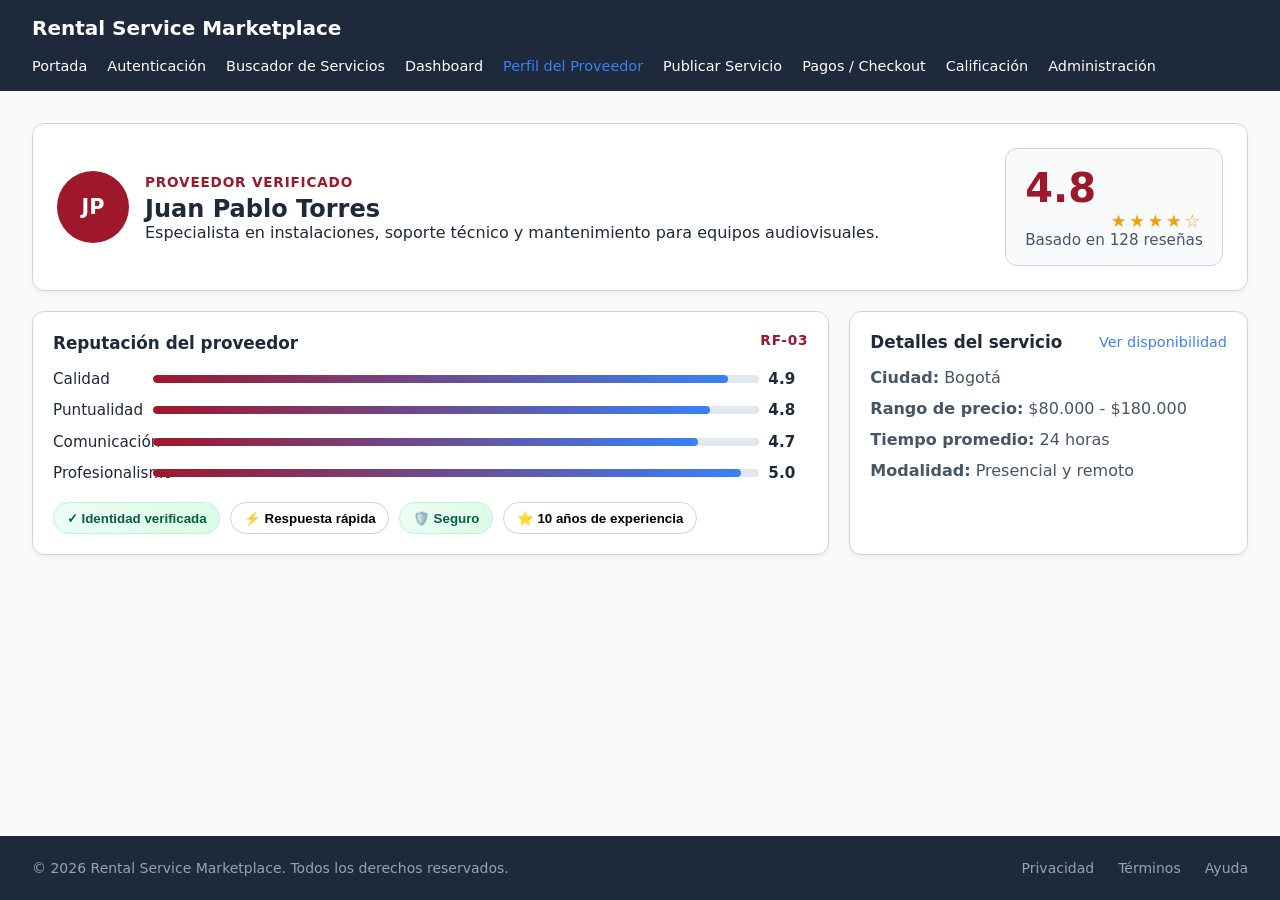
<file: perfil.html>
<!-- ==========================================================================
   AUTOR: Jhon fredy quiroz gomez
   FECHA: 12/07/2026
   DESCRIPCIÓN:  Vista de Perfil Público y Reputación del Proveedor
   ========================================================================== -->


<!DOCTYPE html>
<html lang="es">
<head>
    <meta charset="UTF-8">
    <meta name="viewport" content="width=device-width, initial-scale=1.0">
    <title>Rental Service Marketplace - Perfil del Proveedor</title>
    <link rel="stylesheet" href="styles.css">
</head>
<body>
    <header class="site-header">
        <h1>Rental Service Marketplace</h1>
        <nav class="main-nav" aria-label="Navegación del prototipo">
            <ul>
                <li><a href="index.html">Portada</a></li>
                <li><a href="login.html">Autenticación</a></li>
                <li><a href="buscador.html">Buscador de Servicios</a></li>
                <li><a href="dashboard.html">Dashboard</a></li>
                <li><a href="perfil.html" class="active">Perfil del Proveedor</a></li>
                <li><a href="publicar-servicio.html">Publicar Servicio</a></li>
                <li><a href="pagos.html">Pagos / Checkout</a></li>
                <li><a href="calificacion.html">Calificación</a></li>
                <li><a href="admin.html">Administración</a></li>
            </ul>
        </nav>
    </header>

    <main class="profile-page">
        <section class="profile-hero surface-card">
            <div class="profile-hero__info">
                <div class="profile-avatar">JP</div>
                <div>
                    <p class="profile-badge">Proveedor verificado</p>
                    <h2>Juan Pablo Torres</h2>
                    <p>Especialista en instalaciones, soporte técnico y mantenimiento para equipos audiovisuales.</p>
                </div>
            </div>
            <div class="profile-score" id="rating-widget" data-rating="4.8" data-max="5" data-reviews="128">
                <div>
                    <span class="score-number" id="score-number">4.8</span>
                    <div class="score-sub">
                        <div id="stars" class="stars-row" aria-hidden="true">★★★★★</div>
                        <p id="reviews-count">Basado en 128 reseñas</p>
                    </div>
                </div>
            </div>
        </section>

        <section class="profile-grid">
            <article class="surface-card profile-card">
                <div class="section-title">
                    <h3>Reputación del proveedor</h3>
                    <span class="profile-badge">RF-03</span>
                </div>

                <div class="rating-bars">
                    <div class="rating-row">
                        <span>Calidad</span>
                        <div class="bar"><div style="width: 95%"></div></div>
                        <strong>4.9</strong>
                    </div>
                    <div class="rating-row">
                        <span>Puntualidad</span>
                        <div class="bar"><div style="width: 92%"></div></div>
                        <strong>4.8</strong>
                    </div>
                    <div class="rating-row">
                        <span>Comunicación</span>
                        <div class="bar"><div style="width: 90%"></div></div>
                        <strong>4.7</strong>
                    </div>
                    <div class="rating-row">
                        <span>Profesionalismo</span>
                        <div class="bar"><div style="width: 97%"></div></div>
                        <strong>5.0</strong>
                    </div>
                </div>

                <div class="chips-row" id="assist-chips">
                    <button class="assist-chip assist-chip--verified" data-verified="true">✓ Identidad verificada</button>
                    <button class="assist-chip" data-verified="false">⚡ Respuesta rápida</button>
                    <button class="assist-chip assist-chip--verified" data-verified="true">🛡️ Seguro</button>
                    <button class="assist-chip" data-verified="false">⭐ 10 años de experiencia</button>
                </div>
            </article>

            <article class="surface-card profile-card">
                <div class="section-title">
                    <h3>Detalles del servicio</h3>
                    <a href="#">Ver disponibilidad</a>
                </div>
                <ul class="detail-list">
                    <li><strong>Ciudad:</strong> Bogotá</li>
                    <li><strong>Rango de precio:</strong> $80.000 - $180.000</li>
                    <li><strong>Tiempo promedio:</strong> 24 horas</li>
                    <li><strong>Modalidad:</strong> Presencial y remoto</li>
                </ul>
            </article>
        </section>
    </main>

    <footer class="site-footer">
        <p>&copy; 2026 Rental Service Marketplace. Todos los derechos reservados.</p>
        <div class="footer-links">
            <a href="#privacidad">Privacidad</a>
            <a href="#terminos">Términos</a>
            <a href="#ayuda">Ayuda</a>
        </div>
    </footer>
    <script>
    (function(){
        const widget = document.getElementById('rating-widget');
        if(!widget) return;
        const rating = parseFloat(widget.dataset.rating) || 0;
        const max = parseInt(widget.dataset.max) || 5;
        const reviews = parseInt(widget.dataset.reviews) || 0;

        const starsEl = document.getElementById('stars');
        const scoreNumber = document.getElementById('score-number');
        const reviewsCount = document.getElementById('reviews-count');

        if(scoreNumber) scoreNumber.textContent = rating.toFixed(1);
        if(reviewsCount) reviewsCount.textContent = `Basado en ${reviews} reseñas`;

        if(starsEl){
            const full = Math.floor(rating);
            const half = (rating - full) >= 0.5;
            let html = '';
            for(let i=0;i<full;i++) html += '★';
            if(half) html += '☆';
            const empty = max - full - (half?1:0);
            for(let i=0;i<empty;i++) html += '☆';
            starsEl.textContent = html;
        }

        const chips = document.querySelectorAll('#assist-chips .assist-chip');
        chips.forEach(chip=>{
            chip.addEventListener('click', ()=>{
                chip.classList.toggle('assist-chip--active');
            });
        });
    })();
    </script>
</body>
</html>
</file>
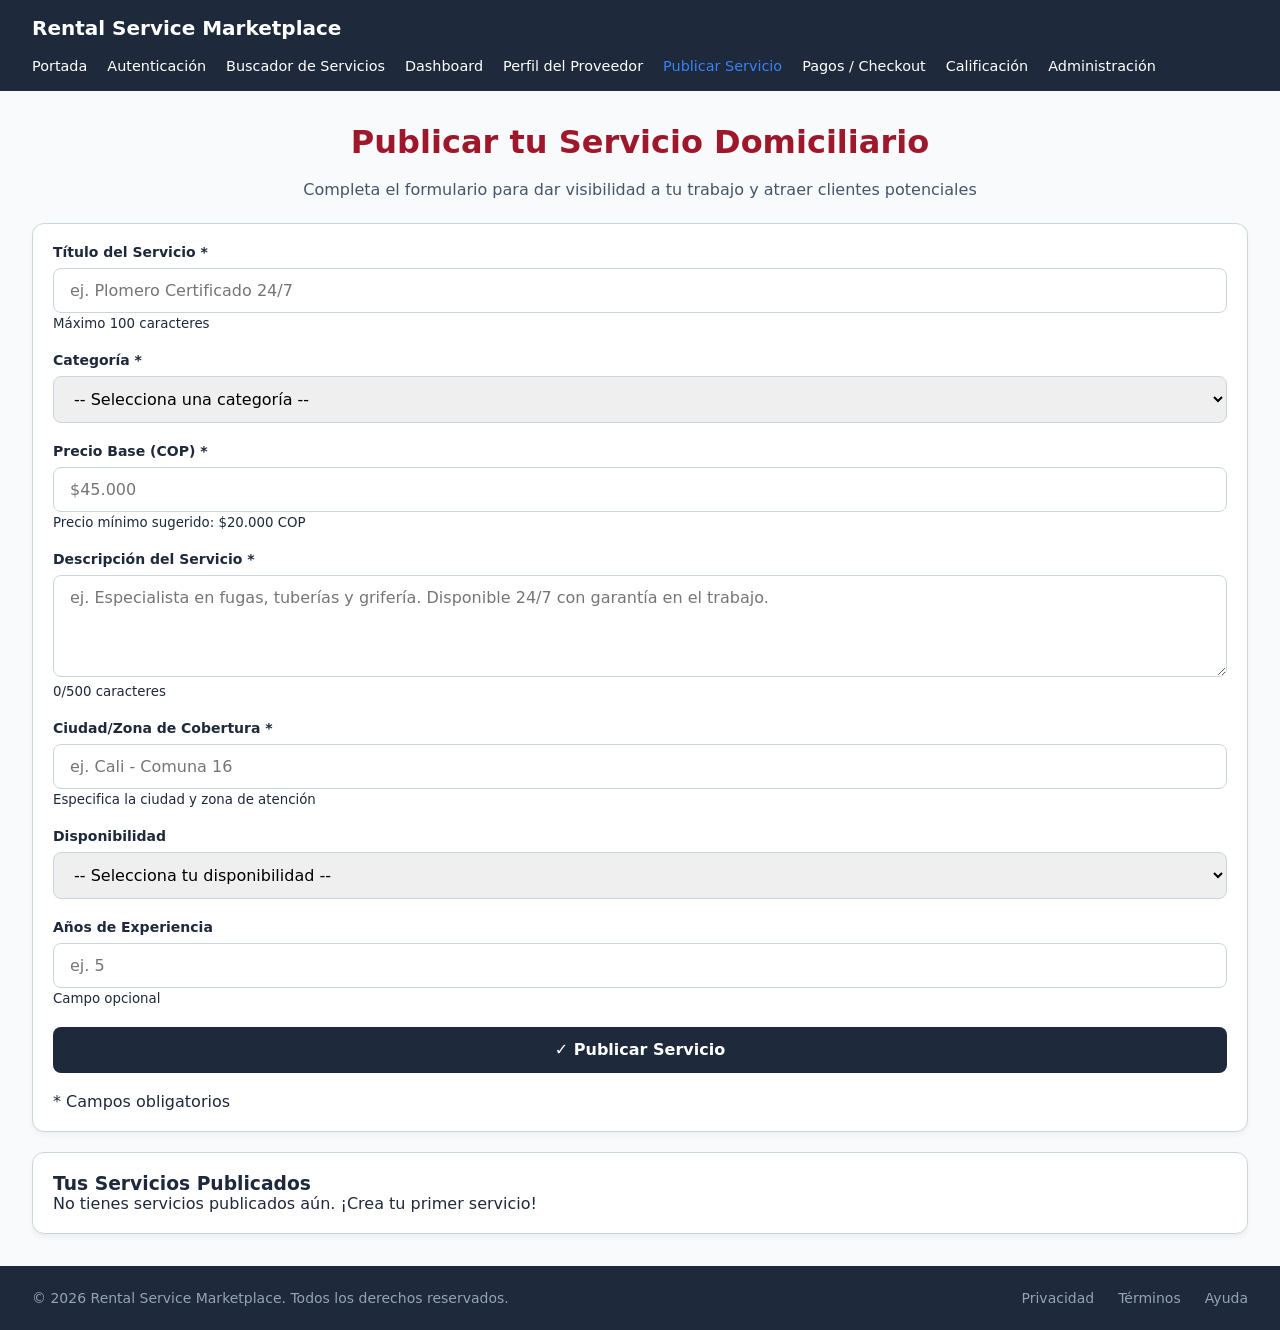
<file: publicar-servicio.html>
<!DOCTYPE html>
<html lang="es">

<head>
    <meta charset="UTF-8">
    <meta name="viewport" content="width=device-width, initial-scale=1.0">
    <title>Rental Service Marketplace - Publicar Servicio </title>

    <link rel="stylesheet" href="styles.css">

</head>

<body>

    <header class="site-header">

        <h1>Rental Service Marketplace</h1>

        <nav class="main-nav" aria-label="Navegación entre pantallas del prototipo">

            <ul>

                <li><a href="index.html">Portada</a></li>

                <li><a href="login.html">Autenticación</a></li>

                <li><a href="buscador.html">Buscador de Servicios</a></li>

                <li><a href="dashboard.html">Dashboard</a></li>

                <li><a href="perfil.html">Perfil del Proveedor</a></li>

                <li><a href="publicar-servicio.html" class="active">Publicar Servicio</a></li>

                <li><a href="pagos.html">Pagos / Checkout</a></li>

                <li><a href="calificacion.html">Calificación</a></li>

                <li><a href="admin.html">Administración</a></li>

            </ul>

        </nav>

    </header>

    <main class="profile-page">
        <section class="search-banner">

            <h2>Publicar tu Servicio Domiciliario</h2>
            <p>Completa el formulario para dar visibilidad a tu trabajo y atraer clientes potenciales</p>

        </section>
        <section class="profile-card surface-card">


            <form id="formPublicarServicio" novalidate>

                <!-- Campo: Título del Servicio -->
                <div class="form-group">
                    <label for="tituloServicio">
                        Título del Servicio <span class="asterisco" aria-label="Campo obligatorio">*</span>
                    </label>
                    <input type="text" id="tituloServicio" name="tituloServicio" class="text-field"
                        placeholder="ej. Plomero Certificado 24/7" maxlength="100" required aria-required="true"
                        aria-describedby="errorTituloServicio">
                    <small class="form-hint">Máximo 100 caracteres</small>
                    <div id="errorTituloServicio" class="error-message" role="alert"></div>
                </div>

                <!-- Campo: Categoría -->
                <div class="form-group">
                    <label for="categoria">
                        Categoría <span class="asterisco" aria-label="Campo obligatorio">*</span>
                    </label>
                    <select id="categoria" name="categoria" class="text-field" required aria-required="true"
                        aria-describedby="errorCategoria">
                        <option value="">-- Selecciona una categoría --</option>
                        <option value="plomeria">Plomería</option>
                        <option value="electricidad">Electricidad</option>
                        <option value="limpieza">Limpieza</option>
                        <option value="jardineria">Jardinería</option>
                        <option value="reparaciones">Reparaciones del Hogar</option>
                        <option value="pintura">Pintura</option>
                        <option value="carpinteria">Carpintería</option>
                        <option value="tecnologia">Tecnología/Informática</option>
                        <option value="mudanzas">Mudanzas y Logística</option>
                        <option value="otro">Otro Servicio</option>
                    </select>
                    <div id="errorCategoria" class="error-message" role="alert"></div>
                </div>

                <!-- Campo: Precio Base -->
                <div class="form-group">
                    <label for="precioBase" class="form-label">
                        Precio Base (COP) <span class="asterisco" aria-label="Campo obligatorio">*</span>
                    </label>
                    <div class="input-group">

                        <input type="number" id="precioBase" name="precioBase" class="text-field" placeholder="$45.000"
                            min="0" step="1000" required aria-required="true"
                            aria-describedby="errorPrecioBase hintPrecioBase">
                    </div>
                    <small id="hintPrecioBase" class="form-hint">Precio mínimo sugerido: $20.000 COP</small>
                    <div id="errorPrecioBase" class="error-message" role="alert"></div>
                </div>

                <!-- Campo: Descripción -->
                <div class="form-group">
                    <label for="descripcion" class="form-label">
                        Descripción del Servicio <span class="asterisco" aria-label="Campo obligatorio">*</span>
                    </label>
                    <textarea id="descripcion" name="descripcion" class="text-field"
                        placeholder="ej. Especialista en fugas, tuberías y grifería. Disponible 24/7 con garantía en el trabajo."
                        maxlength="500" rows="4" required aria-required="true"
                        aria-describedby="errorDescripcion charCount"></textarea>
                    <div class="char-counter">
                        <small id="charCount">0/500 caracteres</small>
                    </div>
                    <div id="errorDescripcion" class="error-message" role="alert"></div>
                </div>

                <!-- Campo: Ciudad/Zona de Cobertura -->
                <div class="form-group">
                    <label for="ciudad" class="form-label">
                        Ciudad/Zona de Cobertura <span class="asterisco" aria-label="Campo obligatorio">*</span>
                    </label>
                    <input type="text" id="ciudad" name="ciudad" class="text-field" placeholder="ej. Cali - Comuna 16"
                        maxlength="100" required aria-required="true" aria-describedby="errorCiudad">
                    <small class="form-hint">Especifica la ciudad y zona de atención</small>
                    <div id="errorCiudad" class="error-message" role="alert"></div>
                </div>

                <!-- Campo: Disponibilidad -->
                <div class="form-group">
                    <label for="disponibilidad" class="form-label">
                        Disponibilidad
                    </label>
                    <select id="disponibilidad" name="disponibilidad" class="text-field"
                        aria-describedby="errorDisponibilidad">
                        <option value="">-- Selecciona tu disponibilidad --</option>
                        <option value="lunes-viernes">Lunes a Viernes</option>
                        <option value="fines-semana">Fines de Semana</option>
                        <option value="cualquier-dia">Cualquier Día</option>
                        <option value="24-7">24/7</option>
                    </select>
                    <div id="errorDisponibilidad" class="error-message" role="alert"></div>
                </div>

                <!-- Campo: Años de Experiencia (Opcional) -->
                <div class="form-group">
                    <label for="experiencia" class="form-label">
                        Años de Experiencia
                    </label>
                    <input type="number" id="experiencia" name="experiencia" class="text-field" placeholder="ej. 5"
                        min="0" max="70" aria-describedby="errorExperiencia">
                    <small class="form-hint">Campo opcional</small>
                    <div id="errorExperiencia" class="error-message" role="alert"></div>
                </div>

                <!-- Botones de Acción -->
                <div class="form-actions">
                    <button type="submit" class="btn-filled" aria-label="Publicar servicio">
                        <span class="btn-icon">✓</span>
                        Publicar Servicio
                    </button>
                </div>
                <br>
                <span>* Campos obligatorios</span>


                <!-- Mensaje de Éxito -->
                <div id="mensajeExito" class="alert alert-success" role="alert" style="display: none;">
                    <strong>¡Excelente!</strong> Tu servicio ha sido publicado correctamente. Pronto recibirás
                    solicitudes de clientes.
                </div>
            </form>


        </section>
        <!-- Sección de Servicios Publicados -->
        <section class="surface-card profile-card">
            <h3>Tus Servicios Publicados</h3>
            <div id="serviciosPublicados" class="servicios-grid">
                <p class="empty-state">No tienes servicios publicados aún. ¡Crea tu primer servicio!</p>
            </div>
        </section>
    </main>


    <footer class="site-footer">

        <p>
            &copy; 2026 Rental Service Marketplace.
            Todos los derechos reservados.
        </p>

        <div class="footer-links">

            <a href="#">Privacidad</a>

            <a href="#">Términos</a>

            <a href="#">Ayuda</a>

        </div>

    </footer>

</body>

</html>
</file>
<file: styles.css>
/* ==========================================================================
   AUTOR: Stiven Ariza Rodriguez
   FECHA: 09/06/2026
   DESCRIPCIÓN: Hoja de estilos compartida para el prototipo de Rental Service Marketplace
   ========================================================================== */

:root {
    --primary-color: #9F172A; /* Color oficial del proyecto */
    --secondary-color: #3882F6; /* Color secundario */
    --neutral-dark: #1E293B;
    --neutral-light: #F8FAFC;
    --surface-card: #FFFFFF;
    --border-color: #CBD5E1;
    --font-family: 'Inter', system-ui, -apple-system, sans-serif;
}

* {
    box-sizing: border-box;
    margin: 0;
    padding: 0;
}

body {
    font-family: var(--font-family);
    background-color: var(--neutral-light);
    color: var(--neutral-dark);
    min-height: 100vh;
    display: flex;
    flex-direction: column;
}

/* ==========================================================================
   Header y navegación (compartidos en todas las pantallas)
   ========================================================================== */

.site-header {
    background-color: var(--neutral-dark);
    color: #ffffff;
    padding: 1rem 2rem;
    display: flex;
    justify-content: space-between;
    align-items: center;
    flex-wrap: wrap;
    gap: 1rem;
}

.site-header h1 {
    font-size: 1.25rem;
    font-weight: 700;
}

.main-nav ul {
    display: flex;
    list-style: none;
    gap: 1.25rem;
    flex-wrap: wrap;
}

.main-nav a {
    color: #ffffff;
    text-decoration: none;
    font-size: 0.9rem;
    transition: color 0.3s;
}

.main-nav a:hover,
.main-nav a.active {
    color: var(--secondary-color);
}

/* ==========================================================================
   Footer (compartido en todas las pantallas)
   ========================================================================== */

.site-footer {
    background-color: var(--neutral-dark);
    color: #94A3B8;
    padding: 1.5rem 2rem;
    text-align: center;
    font-size: 0.875rem;
    display: flex;
    flex-direction: column;
    gap: 0.5rem;
    justify-content: space-between;
}

@media (min-width: 768px) {
    .site-footer {
        flex-direction: row;
    }
}

.footer-links {
    display: flex;
    gap: 1.5rem;
    justify-content: center;
}

.footer-links a {
    color: #94A3B8;
    text-decoration: none;
}

.footer-links a:hover {
    color: #ffffff;
}

/* ==========================================================================
   Componentes de formulario reutilizables (usados en Autenticación y
   futuras pantallas con formularios: Registro, Publicar Servicio, etc.)
   ========================================================================== */

.surface-card {
    background-color: var(--surface-card);
    border: 1px solid var(--border-color);
    border-radius: 12px;
    width: 100%;
    box-shadow: 0 4px 6px -1px rgba(0, 0, 0, 0.05);
}

.form-group {
    margin-bottom: 1.25rem;
}

.form-group label {
    display: block;
    font-size: 0.875rem;
    font-weight: 600;
    margin-bottom: 0.5rem;
    color: var(--neutral-dark);
}

.text-field {
    width: 100%;
    padding: 0.75rem 1rem;
    border: 1px solid var(--border-color);
    border-radius: 8px;
    font-family: var(--font-family);
    font-size: 1rem;
    outline: none;
    transition: border-color 0.3s;
}

.text-field:focus {
    border-color: var(--secondary-color);
    box-shadow: 0 0 0 3px rgba(56, 130, 246, 0.1);
}

.btn-filled {
    width: 100%;
    padding: 0.85rem;
    background-color: var(--neutral-dark);
    color: #ffffff;
    border: none;
    border-radius: 8px;
    font-family: var(--font-family);
    font-size: 1rem;
    font-weight: 600;
    cursor: pointer;
    transition: background-color 0.3s;
}

.btn-filled:hover {
    background-color: var(--primary-color);
}

/* ==========================================================================
   Pantalla: Portada (index.html)
   ========================================================================== */

.cover-main {
    flex: 1;
    display: flex;
    align-items: center;
    justify-content: center;
    padding: 3rem 2rem;
}

.cover-card {
    max-width: 720px;
    padding: 3rem;
    text-align: center;
}

.cover-badge {
    display: inline-flex;
    align-items: center;
    gap: 0.5rem;
    font-weight: 600;
    color: var(--primary-color);
    margin-bottom: 1.5rem;
}

.cover-card h2 {
    font-size: 2.25rem;
    color: var(--neutral-dark);
    margin-bottom: 1rem;
    line-height: 1.2;
}

.cover-card .institution {
    font-size: 1.1rem;
    color: #475569;
    margin-bottom: 2rem;
}

.cover-divider {
    border: none;
    border-top: 1px solid var(--border-color);
    margin: 2rem 0;
}

.authors-list {
    list-style: none;
    display: grid;
    gap: 0.6rem;
    margin-bottom: 2rem;
}

.authors-list li {
    font-size: 1rem;
    color: var(--neutral-dark);
}

.cover-meta {
    display: flex;
    flex-wrap: wrap;
    justify-content: center;
    gap: 1.5rem;
    font-size: 0.9rem;
    color: #64748B;
}

.cover-meta strong {
    color: var(--neutral-dark);
}

/* ==========================================================================
   Pantalla: Autenticación (login.html)
   ========================================================================== */

.auth-container {
    flex: 1;
    display: grid;
    grid-template-columns: 1fr;
}

.auth-container .brand-side {
    display: none;
}

@media (min-width: 768px) {
    .auth-container {
        grid-template-columns: 1fr 1fr;
    }
    .auth-container .brand-side {
        display: flex;
    }
}

.brand-side {
    background-color: #E2E8F0;
    display: flex;
    flex-direction: column;
    justify-content: center;
    padding: 3rem;
    text-align: left;
}

.brand-side h2 {
    font-size: 2.5rem;
    color: var(--neutral-dark);
    margin-bottom: 1rem;
    line-height: 1.2;
}

.brand-side p {
    font-size: 1.1rem;
    color: #475569;
    margin-bottom: 2rem;
    max-width: 480px;
}

.badge-info {
    display: inline-flex;
    align-items: center;
    gap: 0.5rem;
    font-weight: 600;
    color: var(--primary-color);
}

.form-side {
    display: flex;
    justify-content: center;
    align-items: center;
    padding: 2rem;
}

.form-side .surface-card {
    max-width: 440px;
    padding: 2.5rem;
}

.tabs-selector {
    display: flex;
    border-bottom: 2px solid var(--border-color);
    margin-bottom: 2rem;
}

.tab-btn {
    flex: 1;
    padding: 0.75rem;
    background: none;
    border: none;
    font-family: var(--font-family);
    font-size: 1rem;
    font-weight: 600;
    color: #64748B;
    cursor: pointer;
    transition: all 0.3s;
}

.tab-btn.active {
    color: var(--primary-color);
    border-bottom: 3px solid var(--primary-color);
    margin-bottom: -2px;
}

.form-options {
    display: flex;
    justify-content: space-between;
    align-items: center;
    font-size: 0.875rem;
    margin-bottom: 1.5rem;
}

.checkbox-group {
    display: flex;
    align-items: center;
    gap: 0.5rem;
}

.form-options a {
    color: var(--secondary-color);
    text-decoration: none;
}

.form-options a:hover {
    text-decoration: underline;
}

.radio-group {
    display: flex;
    gap: 1.5rem;
}

.radio-option {
    display: flex;
    align-items: center;
    gap: 0.5rem;
    font-size: 0.95rem;
    font-weight: normal;
    color: #475569;
    cursor: pointer;
}
/* ==========================================================================
   Pantalla: Buscador de Servicios (buscador.html)
   ========================================================================== */

.search-container{
    flex:1;
    padding:2rem;
    display:flex;
    flex-direction:column;
    gap:2rem;
}

.search-banner{
    text-align:center;
}

.search-banner h2{
    font-size:2rem;
    color:var(--primary-color);
    margin-bottom:1rem;
}

.search-banner p{
    color:#475569;
    max-width:700px;
    margin:auto;
    line-height:1.6;
}

.search-box{
    padding:2rem;
}

.search-input-group{
    display:flex;
    gap:1rem;
    flex-wrap:wrap;
}

.search-input-group .text-field{
    flex:1;
}

.search-input-group .btn-filled{
    width:180px;
}

/* ===========================
   Categorías
=========================== */

.categories-section h3{
    margin-bottom:1rem;
}

.categories-list{
    display:flex;
    flex-wrap:wrap;
    gap:1rem;
}

.category-item{
    background:#ffffff;
    border:1px solid var(--border-color);
    border-radius:10px;
    padding:1rem;
    cursor:pointer;
    font-size:1rem;
    display:flex;
    align-items:center;
    gap:.5rem;
    transition:.3s;
}

.category-item:hover{
    background:var(--primary-color);
    color:white;
}

.active-category{
    background:var(--primary-color);
    color:white;
}

/* ===========================
   Filtros
=========================== */

.filters-card{
    padding:2rem;
}

.filters-card h3{
    margin-bottom:1.5rem;
}

.filters-grid{
    display:grid;
    grid-template-columns:repeat(auto-fit,minmax(220px,1fr));
    gap:1.5rem;
}

/* ===========================
   Servicios
=========================== */

.results-section h2{
    margin-bottom:2rem;
}

.services-grid{
    display:grid;
    grid-template-columns:repeat(auto-fit,minmax(280px,1fr));
    gap:2rem;
}

.service-card{
    overflow:hidden;
    transition:.3s;
}

.service-card:hover{
    transform:translateY(-5px);
}

.service-image{
    background:var(--primary-color);
    color:white;
    font-size:3rem;
    height:140px;
    display:flex;
    justify-content:center;
    align-items:center;
}

.service-content{
    padding:1.5rem;
}

.service-content h3{
    margin-bottom:.8rem;
}

.service-content p{
    color:#475569;
    margin-bottom:1rem;
    line-height:1.5;
}

.service-info{
    display:flex;
    justify-content:space-between;
    margin-bottom:1rem;
    font-size:.9rem;
    color:#64748B;
}

.service-rating{
    color:#F59E0B;
    font-size:1rem;
    margin-bottom:1.2rem;
}

.service-rating small{
    color:#475569;
}

.service-footer{
    display:flex;
    justify-content:space-between;
    align-items:center;
}

.service-footer strong{
    color:var(--primary-color);
    font-size:1.2rem;
}

.service-footer .btn-filled{
    width:auto;
    padding:.7rem 1.2rem;
}

/* ===========================
   Responsive
=========================== */

@media(max-width:768px){

.search-input-group{
    flex-direction:column;
}

.search-input-group .btn-filled{
    width:100%;
}

.service-info{
    flex-direction:column;
    gap:.5rem;
}

.service-footer{
    flex-direction:column;
    gap:1rem;
    align-items:flex-start;
}

}
/* ==========================================================================
   Pantalla: Calificación del Servicio (calificacion.html)
   ========================================================================== */

.rating-container{
    flex:1;
    padding:2rem;
    display:flex;
    flex-direction:column;
    gap:2rem;
}

.rating-banner{
    text-align:center;
}

.rating-banner h2{
    color:var(--primary-color);
    font-size:2rem;
    margin-bottom:1rem;
}

.rating-banner p{
    max-width:700px;
    margin:auto;
    color:#475569;
    line-height:1.6;
}

.rating-card{
    max-width:800px;
    width:100%;
    margin:auto;
    padding:2rem;
}

.rating-card h3{
    margin-bottom:1rem;
    color:var(--neutral-dark);
}

.service-summary{
    display:grid;
    grid-template-columns:repeat(auto-fit,minmax(220px,1fr));
    gap:1rem;
    margin-bottom:2rem;
}

.service-summary p{
    color:#475569;
}

.stars{
    display:flex;
    justify-content:center;
    gap:.6rem;
    font-size:2.5rem;
    margin:2rem 0;
    cursor:pointer;
}

.stars span{
    transition:.3s;
}

.stars span:hover{
    transform:scale(1.2);
}

.rating-options{
    display:grid;
    grid-template-columns:repeat(auto-fit,minmax(250px,1fr));
    gap:1rem;
    margin-bottom:2rem;
}

.rating-options .checkbox-group{
    background:#F8FAFC;
    border:1px solid var(--border-color);
    border-radius:8px;
    padding:1rem;
}

.rating-card textarea{
    resize:vertical;
    min-height:140px;
}

.rating-card .btn-filled{
    margin-top:1rem;
}

/* ===========================
   Responsive
=========================== */

@media(max-width:768px){

    .rating-container{
        padding:1rem;
    }

    .rating-card{
        padding:1.5rem;
    }

    .stars{
        font-size:2rem;
        gap:.3rem;
    }

}

/* ==========================================================================
   Pantalla: Panel de Administración General (admin.html)
   ========================================================================== */

.admin-page {
    flex: 1;
    padding: 2rem;
    background: linear-gradient(135deg, #f8fafc 0%, #eef2ff 100%);
}

.admin-shell {
    display: grid;
    grid-template-columns: 280px 1fr;
    gap: 1.5rem;
    align-items: start;
}

.admin-sidebar {
    padding: 1.5rem;
    display: flex;
    flex-direction: column;
    gap: 1.25rem;
}

.admin-sidebar .sidebar-brand {
    display: flex;
    align-items: center;
    gap: 0.9rem;
}

.admin-sidebar .sidebar-logo {
    width: 48px;
    height: 48px;
    border-radius: 50%;
    background: var(--primary-color);
    color: #fff;
    display: grid;
    place-items: center;
    font-weight: 700;
}

.admin-sidebar h2 {
    font-size: 1.05rem;
    margin-bottom: 0.2rem;
}

.admin-sidebar p,
.admin-card p,
.admin-list p {
    color: #64748B;
    font-size: 0.9rem;
    line-height: 1.5;
}

.admin-nav {
    display: flex;
    flex-direction: column;
    gap: 0.5rem;
}

.admin-nav a {
    text-decoration: none;
    color: var(--neutral-dark);
    padding: 0.7rem 0.8rem;
    border-radius: 8px;
    transition: 0.3s;
}

.admin-nav a:hover,
.admin-nav a.active {
    background: rgba(159, 23, 42, 0.08);
    color: var(--primary-color);
    font-weight: 600;
}

.admin-card {
    padding: 1rem;
    border-radius: 10px;
    background: #f8fafc;
    border: 1px solid var(--border-color);
}

.admin-card .label {
    font-size: 0.8rem;
    text-transform: uppercase;
    letter-spacing: 0.08em;
    color: var(--primary-color);
    margin-bottom: 0.45rem;
}

.admin-stats {
    display: grid;
    grid-template-columns: repeat(4, minmax(0, 1fr));
    gap: 1rem;
    margin-bottom: 1.25rem;
}

.admin-stat {
    padding: 1.2rem;
}

.admin-stat .summary-label {
    color: #64748B;
    font-size: 0.9rem;
    margin-bottom: 0.5rem;
}

.admin-stat h3 {
    font-size: 1.6rem;
    margin-bottom: 0.45rem;
}

.admin-content {
    display: flex;
    flex-direction: column;
    gap: 1.25rem;
}

.admin-section {
    padding: 1.5rem;
}

.admin-section h3 {
    margin-bottom: 1rem;
}

.admin-list {
    display: flex;
    flex-direction: column;
    gap: 0.9rem;
}

.admin-list-item {
    display: flex;
    justify-content: space-between;
    align-items: center;
    gap: 1rem;
    padding: 1rem;
    border: 1px solid var(--border-color);
    border-radius: 10px;
    background: #fff;
}

.admin-list-item strong {
    display: block;
    margin-bottom: 0.2rem;
}

.admin-actions {
    display: flex;
    gap: 0.6rem;
    flex-wrap: wrap;
}

.admin-btn {
    border: none;
    border-radius: 8px;
    padding: 0.6rem 0.9rem;
    font-family: var(--font-family);
    font-weight: 600;
    cursor: pointer;
}

.admin-btn.approve {
    background: #dcfce7;
    color: #166534;
}

.admin-btn.reject {
    background: #fee2e2;
    color: #991b1b;
}

.admin-btn.manage {
    background: #dbeafe;
    color: #1d4ed8;
}

.admin-toggle {
    display: inline-flex;
    align-items: center;
    gap: 0.5rem;
    padding: 0.5rem 0.7rem;
    border-radius: 999px;
    background: #f1f5f9;
    color: #334155;
    font-size: 0.9rem;
}

.admin-toggle input {
    accent-color: var(--primary-color);
}

@media (max-width: 900px) {
    .admin-shell {
        grid-template-columns: 1fr;
    }

    .admin-stats {
        grid-template-columns: repeat(2, minmax(0, 1fr));
    }
}

@media (max-width: 600px) {
    .admin-page {
        padding: 1rem;
    }

    .admin-stats {
        grid-template-columns: 1fr;
    }

    .admin-list-item {
        flex-direction: column;
        align-items: flex-start;
    }
}

/* ==========================================================================
   Pantalla: Dashboard de Control de Servicios (dashboard.html)
   ========================================================================== */

.dashboard-page {
    flex: 1;
    padding: 2rem;
    background: linear-gradient(135deg, #f8fafc 0%, #eef2ff 100%);
}

.dashboard-shell {
    display: grid;
    grid-template-columns: 280px 1fr;
    gap: 1.5rem;
    align-items: start;
}

.dashboard-sidebar {
    padding: 1.5rem;
    display: flex;
    flex-direction: column;
    gap: 1.25rem;
}

.sidebar-brand {
    display: flex;
    align-items: center;
    gap: 0.9rem;
}

.sidebar-logo {
    width: 48px;
    height: 48px;
    border-radius: 50%;
    background: var(--primary-color);
    color: #fff;
    display: grid;
    place-items: center;
    font-weight: 700;
}

.sidebar-brand h2 {
    font-size: 1.05rem;
    margin-bottom: 0.2rem;
}

.sidebar-brand p,
.sidebar-card p,
.request-list p {
    color: #64748B;
    font-size: 0.9rem;
    line-height: 1.5;
}

.sidebar-nav {
    display: flex;
    flex-direction: column;
    gap: 0.5rem;
}

.sidebar-nav a {
    text-decoration: none;
    color: var(--neutral-dark);
    padding: 0.7rem 0.8rem;
    border-radius: 8px;
    transition: 0.3s;
}

.sidebar-nav a:hover,
.sidebar-nav a.active {
    background: rgba(159, 23, 42, 0.08);
    color: var(--primary-color);
    font-weight: 600;
}

.sidebar-card {
    padding: 1rem;
    border-radius: 10px;
    background: #f8fafc;
    border: 1px solid var(--border-color);
}

.sidebar-card .label {
    font-size: 0.8rem;
    text-transform: uppercase;
    letter-spacing: 0.08em;
    color: var(--primary-color);
    margin-bottom: 0.45rem;
}

.summary-grid {
    display: grid;
    grid-template-columns: repeat(4, minmax(0, 1fr));
    gap: 1rem;
    margin-bottom: 1.25rem;
}

.summary-card {
    padding: 1.2rem;
}

.summary-label {
    color: #64748B;
    font-size: 0.9rem;
    margin-bottom: 0.5rem;
}

.summary-card h3 {
    font-size: 1.6rem;
    margin-bottom: 0.45rem;
}

.status-chip {
    display: inline-flex;
    align-items: center;
    gap: 0.35rem;
    padding: 0.35rem 0.7rem;
    border-radius: 999px;
    font-size: 0.8rem;
    font-weight: 600;
}

.chip-success {
    background: #dcfce7;
    color: #166534;
}

.chip-warning {
    background: #fef3c7;
    color: #92400e;
}

.chip-info {
    background: #dbeafe;
    color: #1d4ed8;
}

.dashboard-grid {
    display: grid;
    grid-template-columns: 2fr 1fr;
    gap: 1.25rem;
}

.table-card,
.requests-card {
    padding: 1.25rem;
}

.section-title {
    display: flex;
    justify-content: space-between;
    align-items: center;
    margin-bottom: 1rem;
}

.section-title h3 {
    font-size: 1.05rem;
}

.section-title a {
    color: var(--secondary-color);
    text-decoration: none;
    font-size: 0.9rem;
}

table {
    width: 100%;
    border-collapse: collapse;
}

th, td {
    padding: 0.8rem 0.5rem;
    border-bottom: 1px solid #e2e8f0;
    text-align: left;
    font-size: 0.95rem;
}

th {
    color: #64748B;
    font-weight: 600;
}

.request-list {
    list-style: none;
    display: flex;
    flex-direction: column;
    gap: 0.9rem;
}

.request-list li {
    display: flex;
    justify-content: space-between;
    align-items: center;
    gap: 0.8rem;
    padding: 0.8rem 0;
    border-bottom: 1px solid #e2e8f0;
}

.request-list li:last-child {
    border-bottom: none;
}

/* ==========================================================================
   Pantalla: Perfil Público y Reputación del Proveedor (perfil.html)
   ========================================================================== */

.profile-page {
    flex: 1;
    padding: 2rem;
    display: flex;
    flex-direction: column;
    gap: 1.25rem;
}

.profile-hero {
    padding: 1.5rem;
    display: flex;
    justify-content: space-between;
    align-items: center;
    gap: 1.5rem;
}

.profile-hero__info {
    display: flex;
    gap: 1rem;
    align-items: center;
}

.profile-avatar {
    width: 72px;
    height: 72px;
    border-radius: 50%;
    background: var(--primary-color);
    color: #fff;
    display: grid;
    place-items: center;
    font-size: 1.3rem;
    font-weight: 700;
}

.profile-badge {
    display: inline-block;
    margin-bottom: 0.35rem;
    color: var(--primary-color);
    font-weight: 700;
    font-size: 0.85rem;
    text-transform: uppercase;
    letter-spacing: 0.06em;
}

.profile-score {
    display: flex;
    align-items: center;
    gap: 1rem;
    padding: 1rem 1.2rem;
    background: #f8fafc;
    border: 1px solid var(--border-color);
    border-radius: 12px;
}

.score-number {
    font-size: 2.5rem;
    font-weight: 700;
    color: var(--primary-color);
}

.stars-row {
    color: #f59e0b;
    letter-spacing: 0.15em;
    font-size: 1.1rem;
}

/* Score widget */
.score-sub {
    text-align: right;
    font-size: 0.95rem;
    color: #475569;
}

.assist-chip {
    background: #fff;
    border: 1px solid var(--border-color);
    padding: 0.45rem 0.8rem;
    border-radius: 999px;
    font-weight: 600;
    cursor: pointer;
}

.assist-chip--verified {
    background: linear-gradient(90deg, #ecfdf5, #dcfce7);
    border-color: #bbf7d0;
    color: #065f46;
}

.assist-chip--active {
    box-shadow: 0 6px 12px rgba(16,24,40,0.08);
    transform: translateY(-2px);
}

.profile-grid {
    display: grid;
    grid-template-columns: 2fr 1fr;
    gap: 1.25rem;
}

.profile-card {
    padding: 1.25rem;
}

.rating-bars {
    display: flex;
    flex-direction: column;
    gap: 0.85rem;
    margin: 1rem 0 1.25rem;
}

.rating-row {
    display: grid;
    grid-template-columns: 90px 1fr 40px;
    gap: 0.6rem;
    align-items: center;
    font-size: 0.95rem;
}

.bar {
    height: 8px;
    background: #e2e8f0;
    border-radius: 999px;
    overflow: hidden;
}

.bar div {
    height: 100%;
    background: linear-gradient(90deg, var(--primary-color), var(--secondary-color));
    border-radius: inherit;
}

.chips-row {
    display: flex;
    flex-wrap: wrap;
    gap: 0.6rem;
}

.detail-list {
    list-style: none;
    display: flex;
    flex-direction: column;
    gap: 0.75rem;
    margin-top: 0.8rem;
    color: #475569;
}

@media (max-width: 1024px) {
    .summary-grid,
    .dashboard-grid,
    .profile-grid {
        grid-template-columns: 1fr;
    }
}

@media (max-width: 768px) {
    .dashboard-page,
    .profile-page {
        padding: 1rem;
    }

    .dashboard-shell {
        grid-template-columns: 1fr;
    }

    .profile-hero {
        flex-direction: column;
        align-items: flex-start;
    }

    .rating-row {
        grid-template-columns: 1fr;
    }
}
</file>
